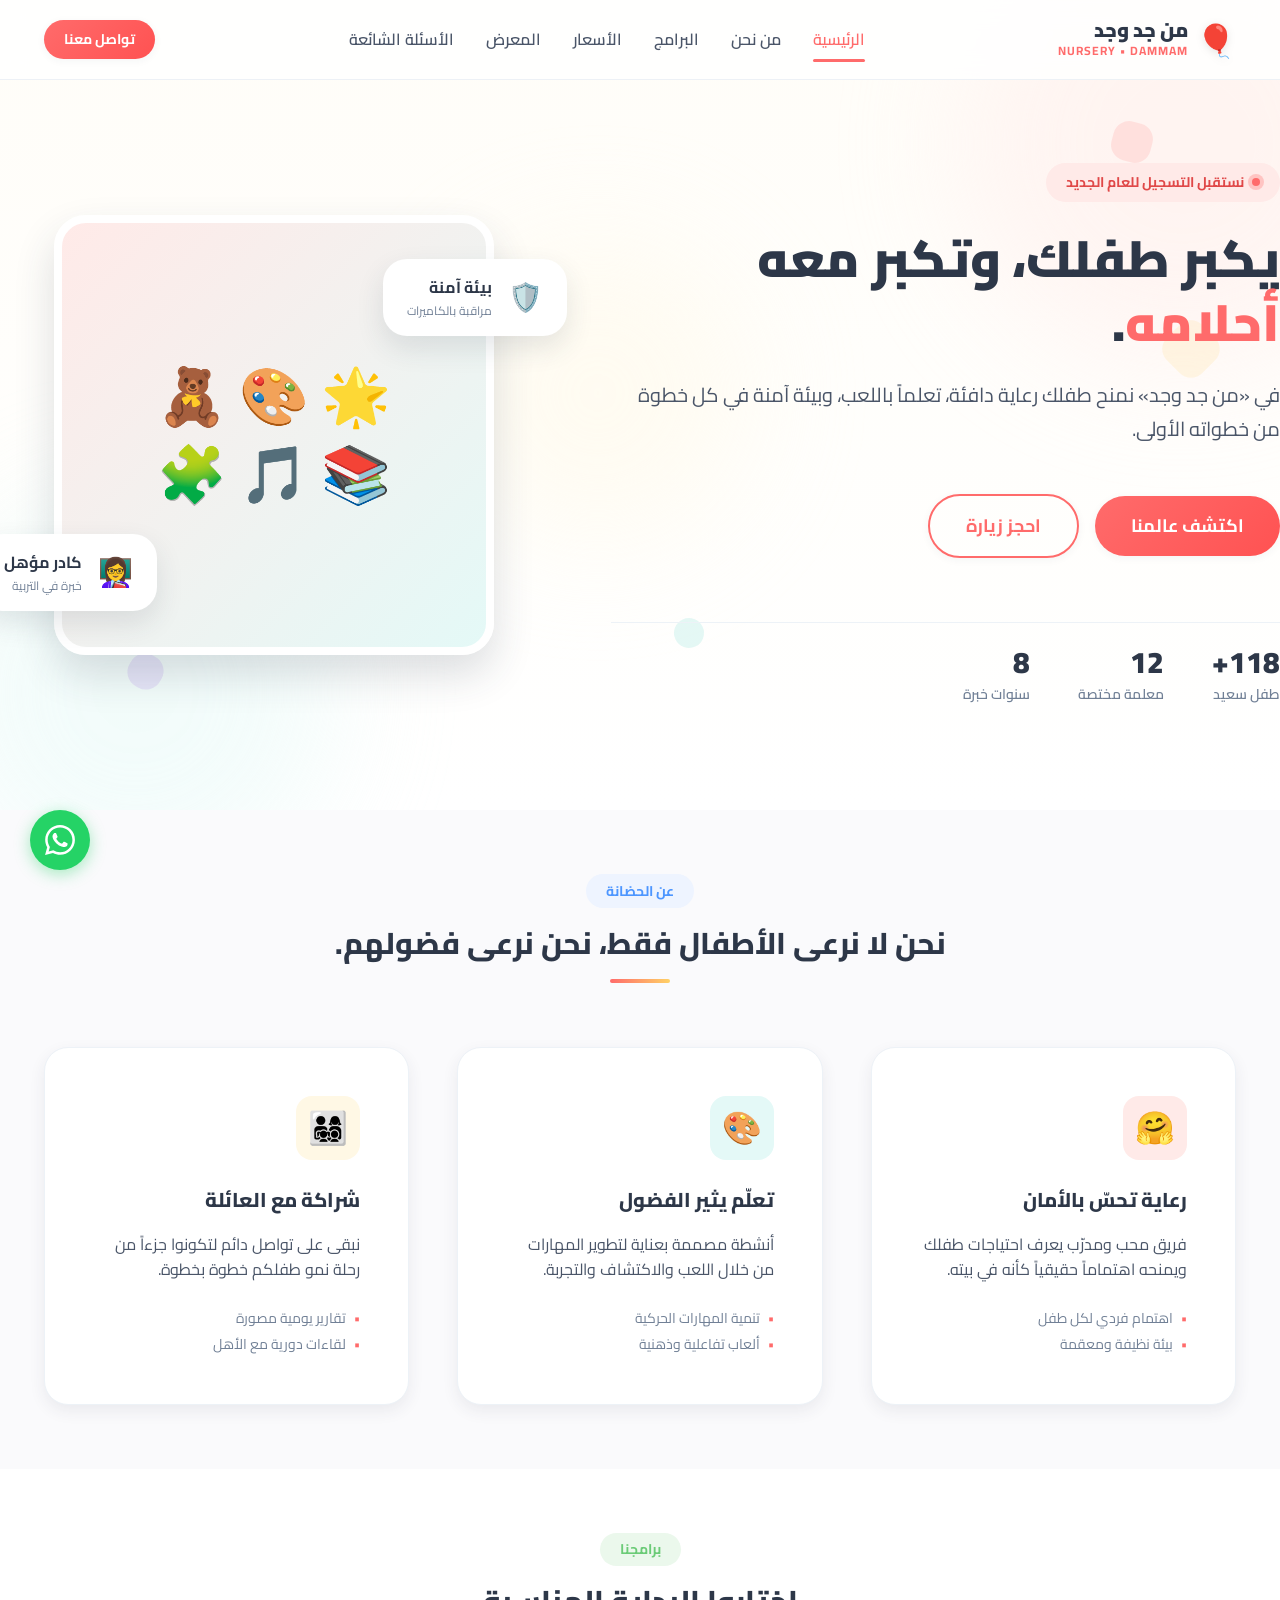
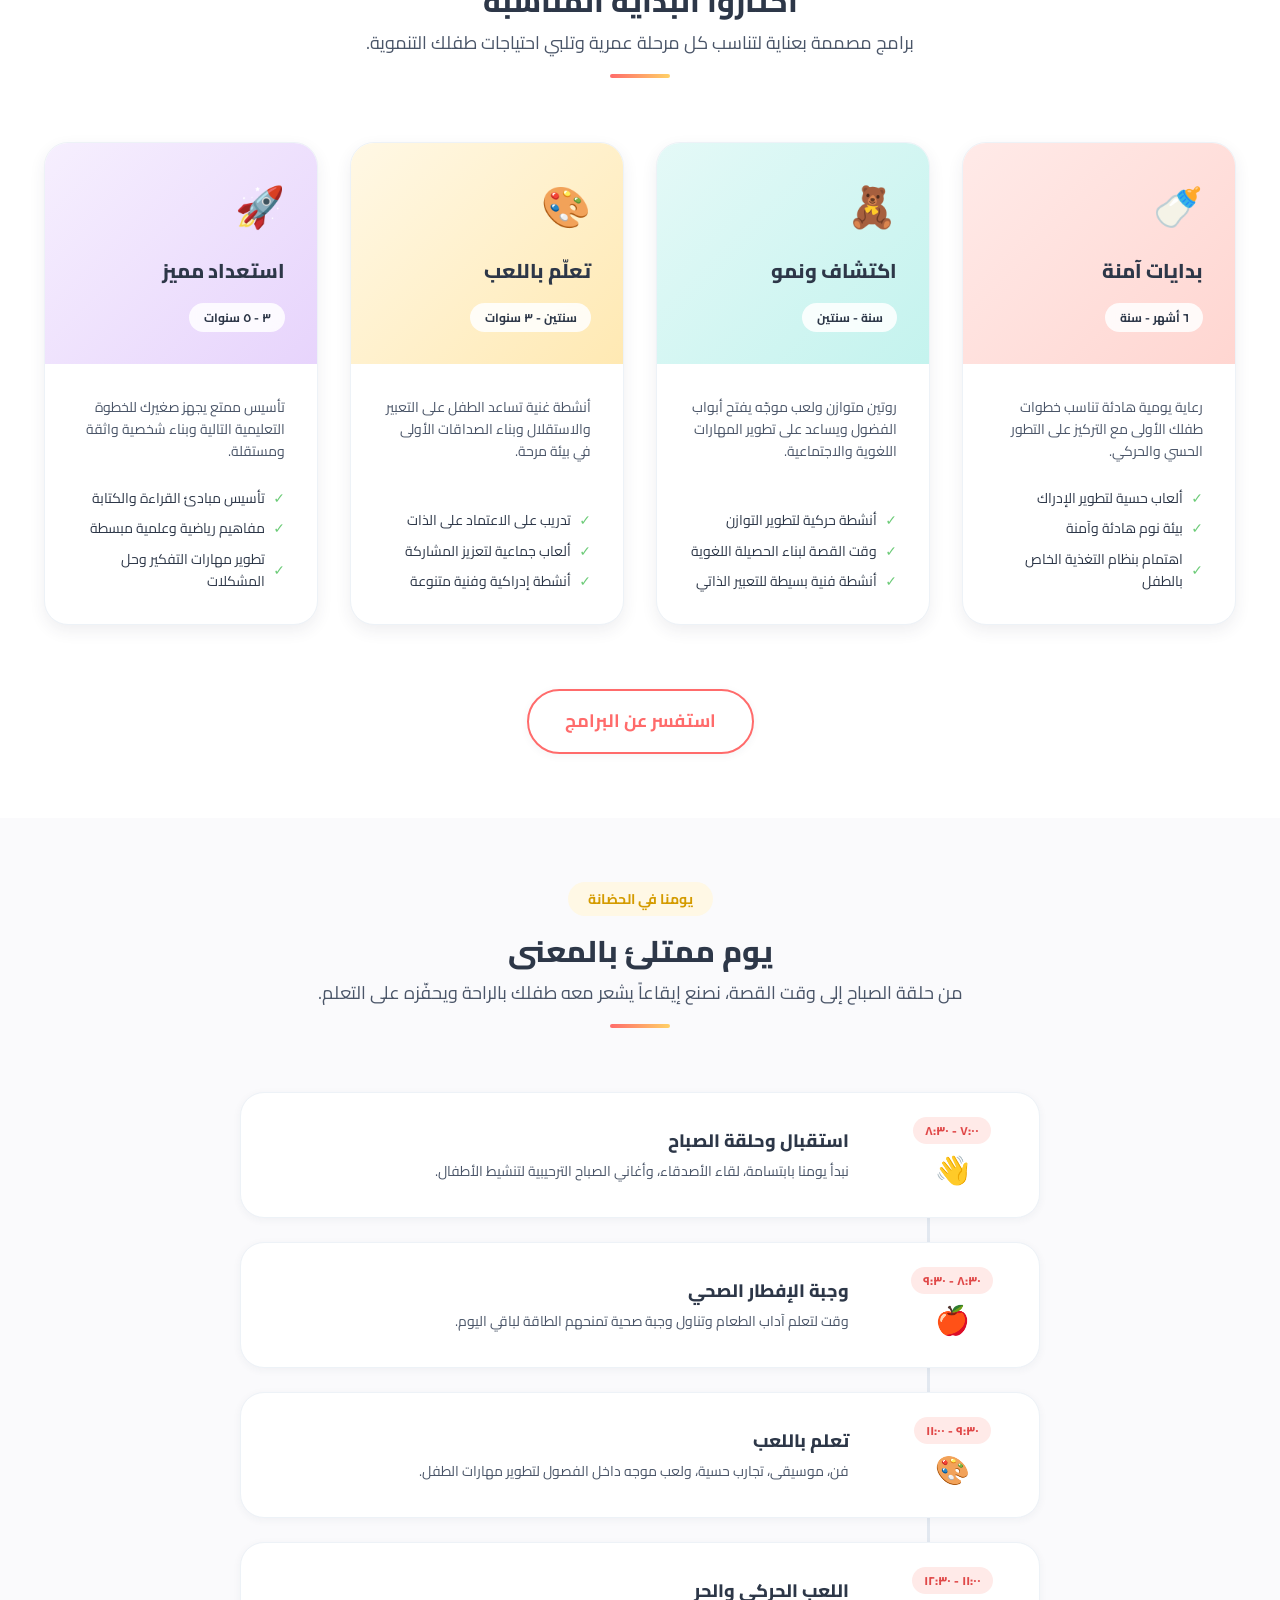
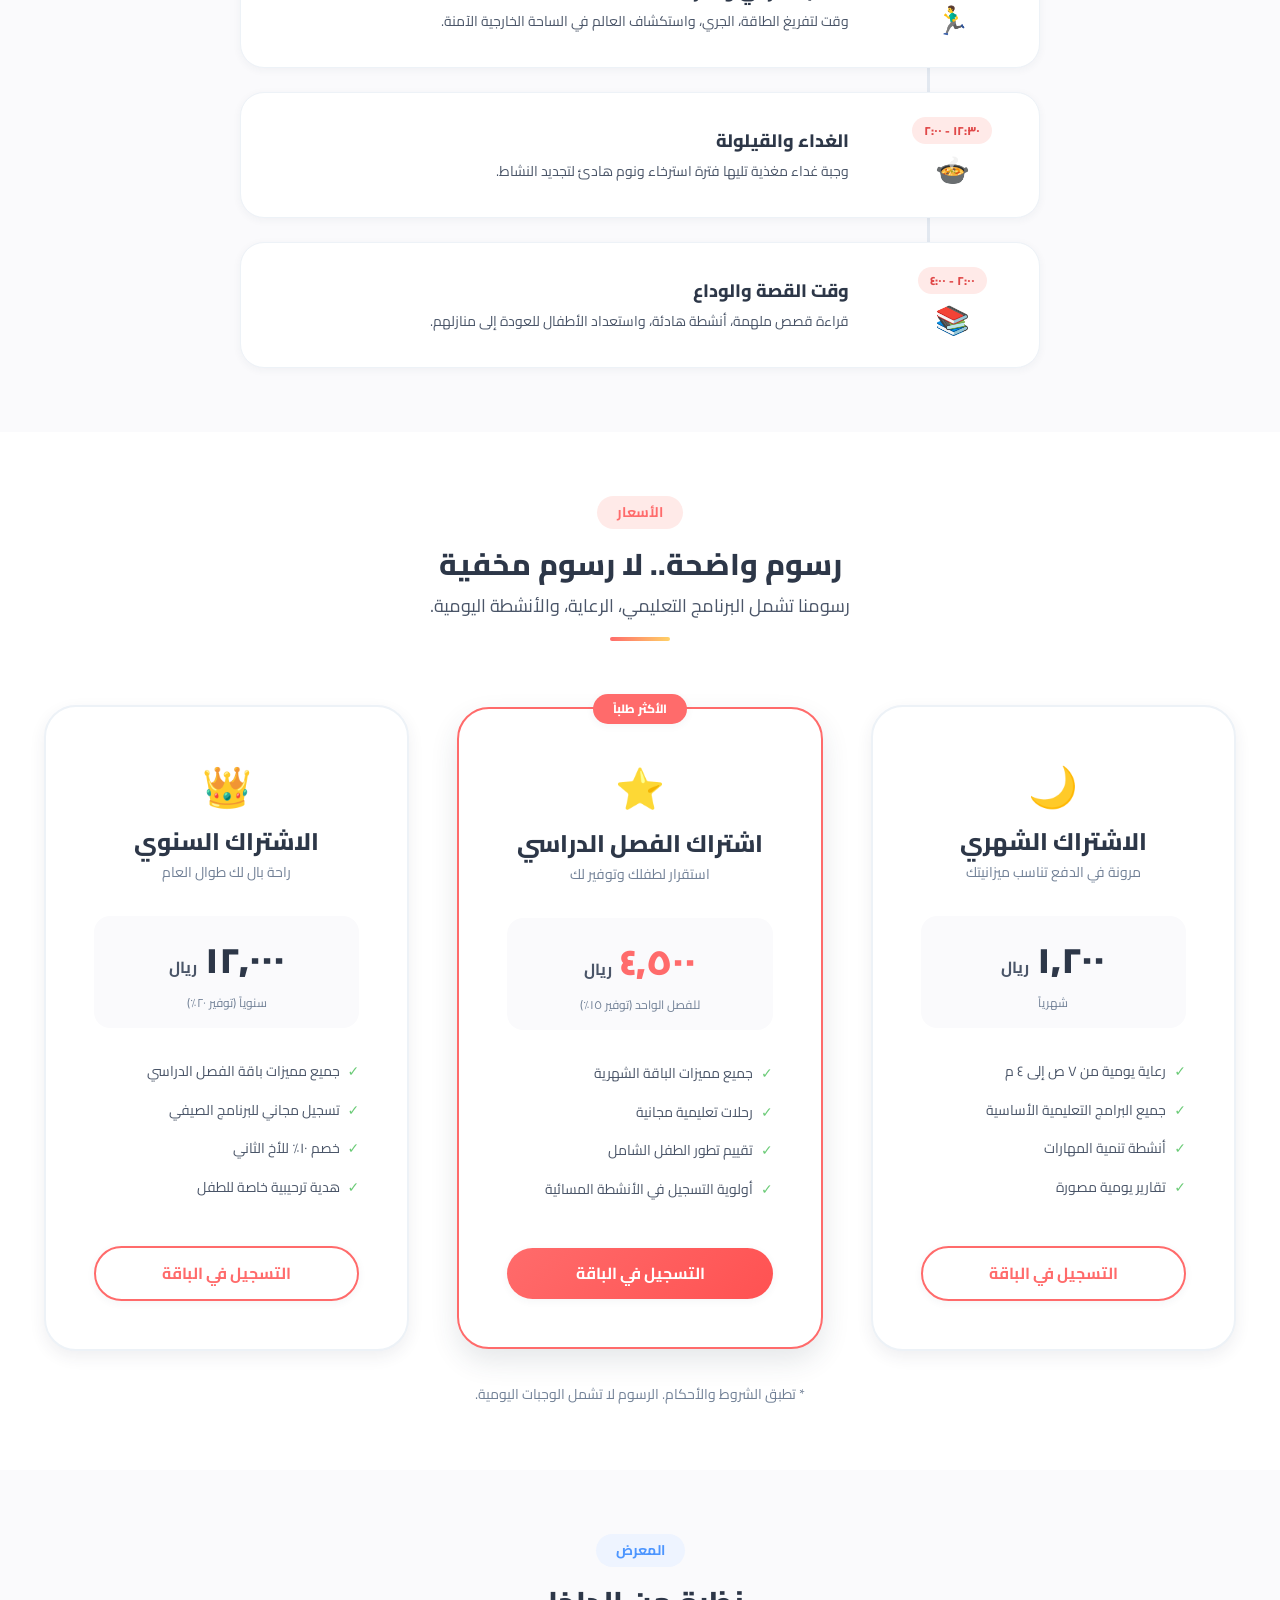
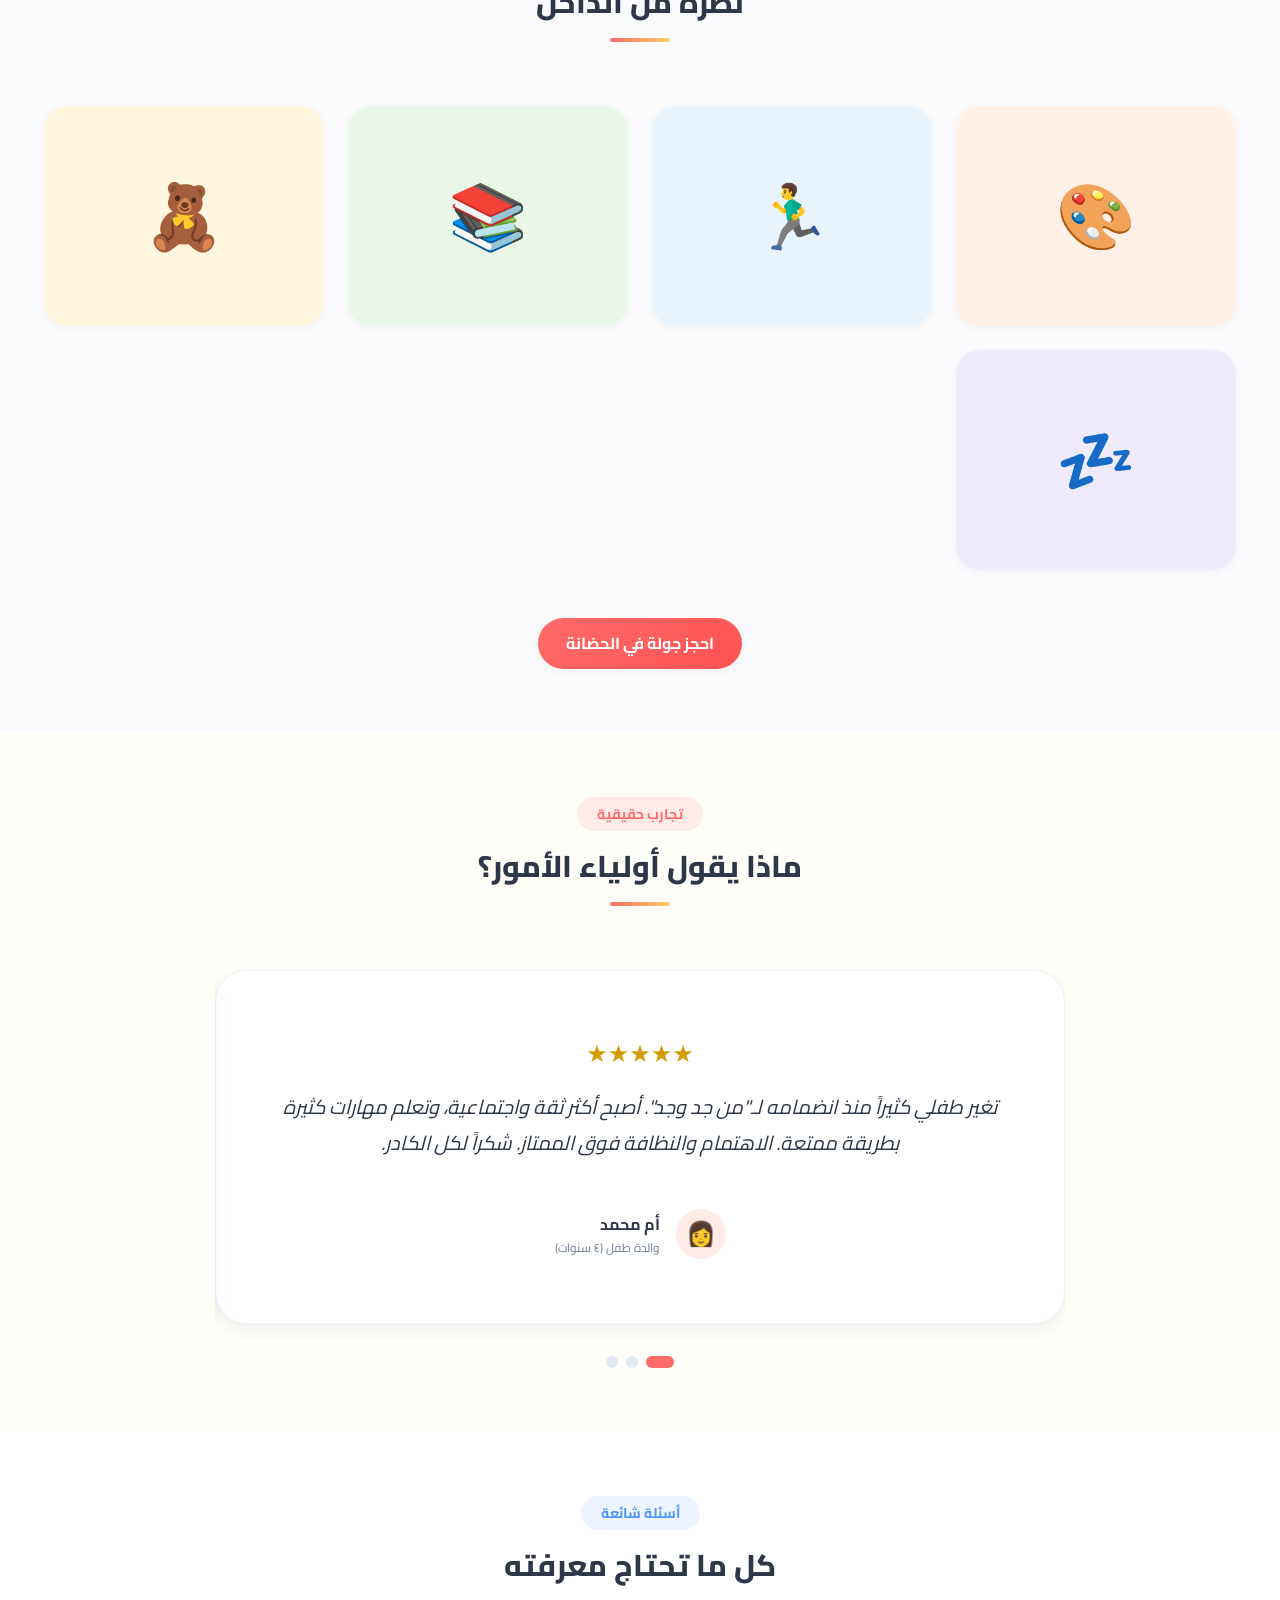
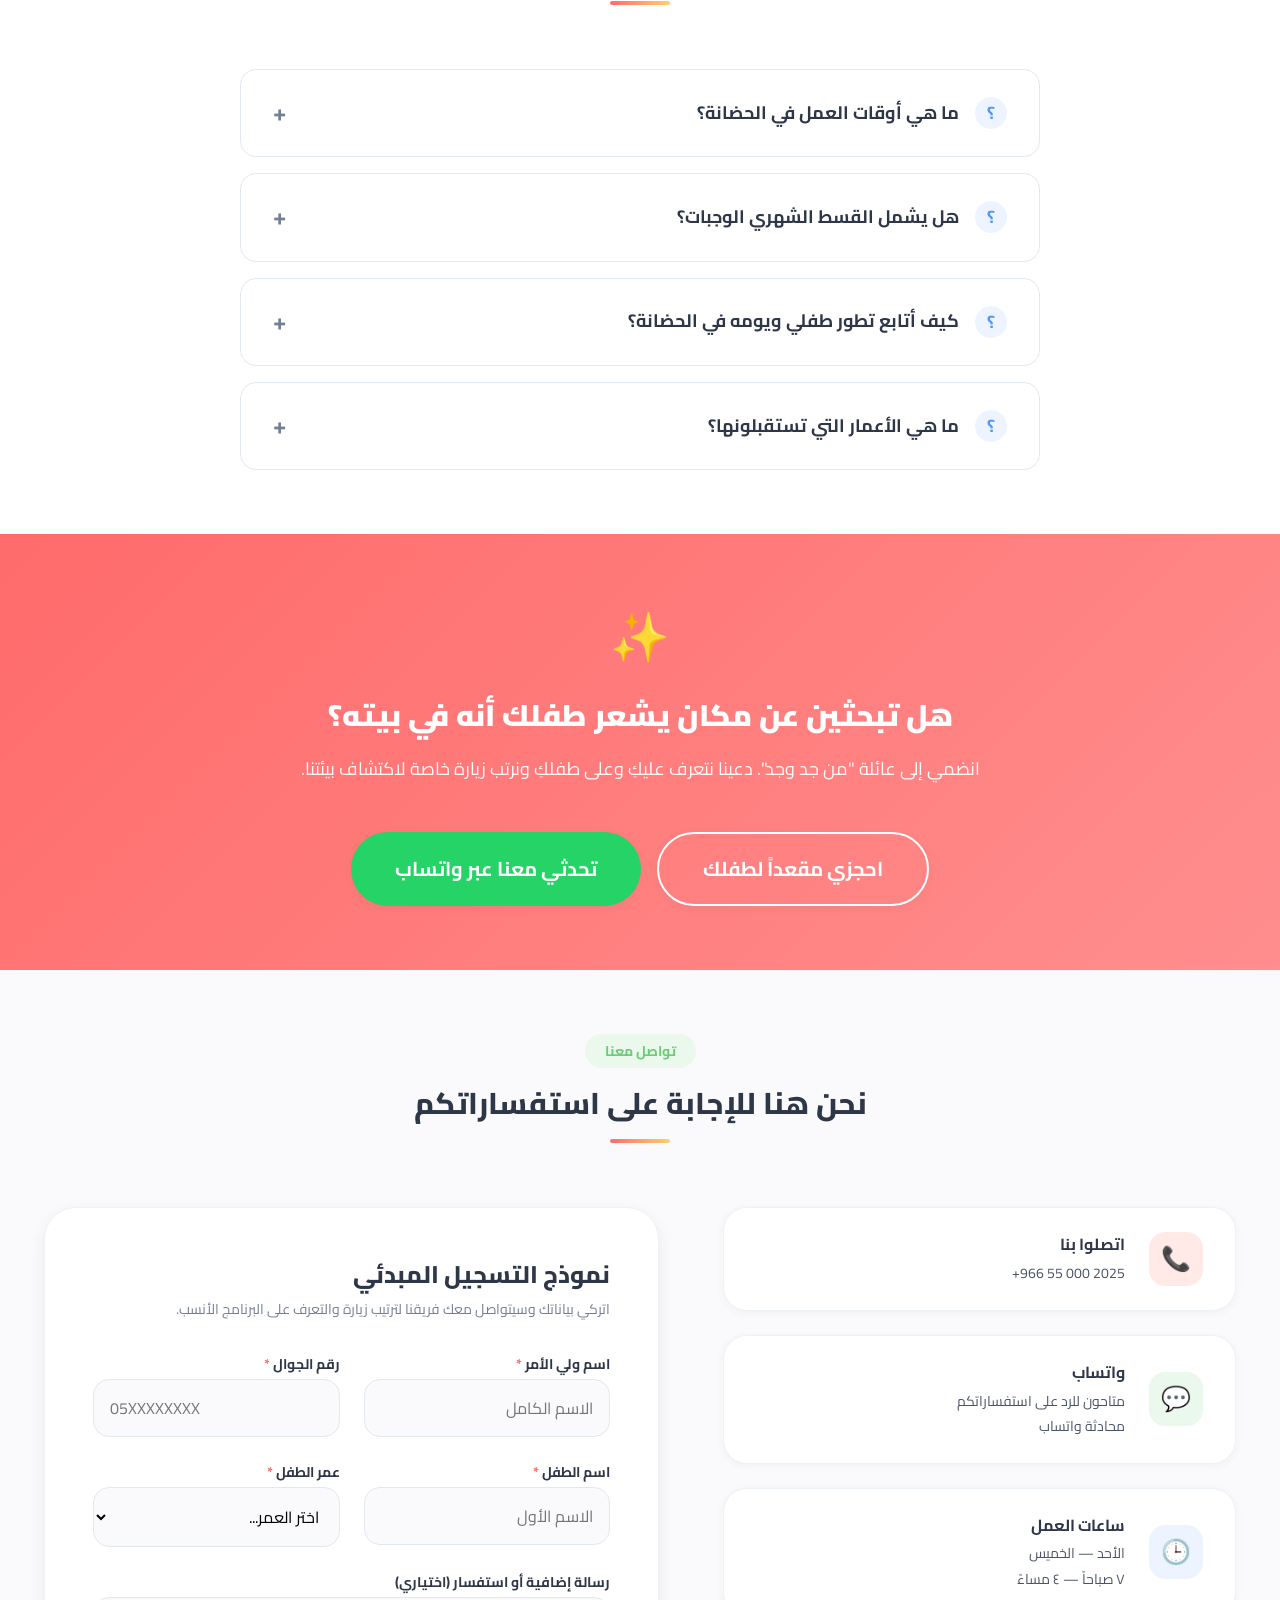
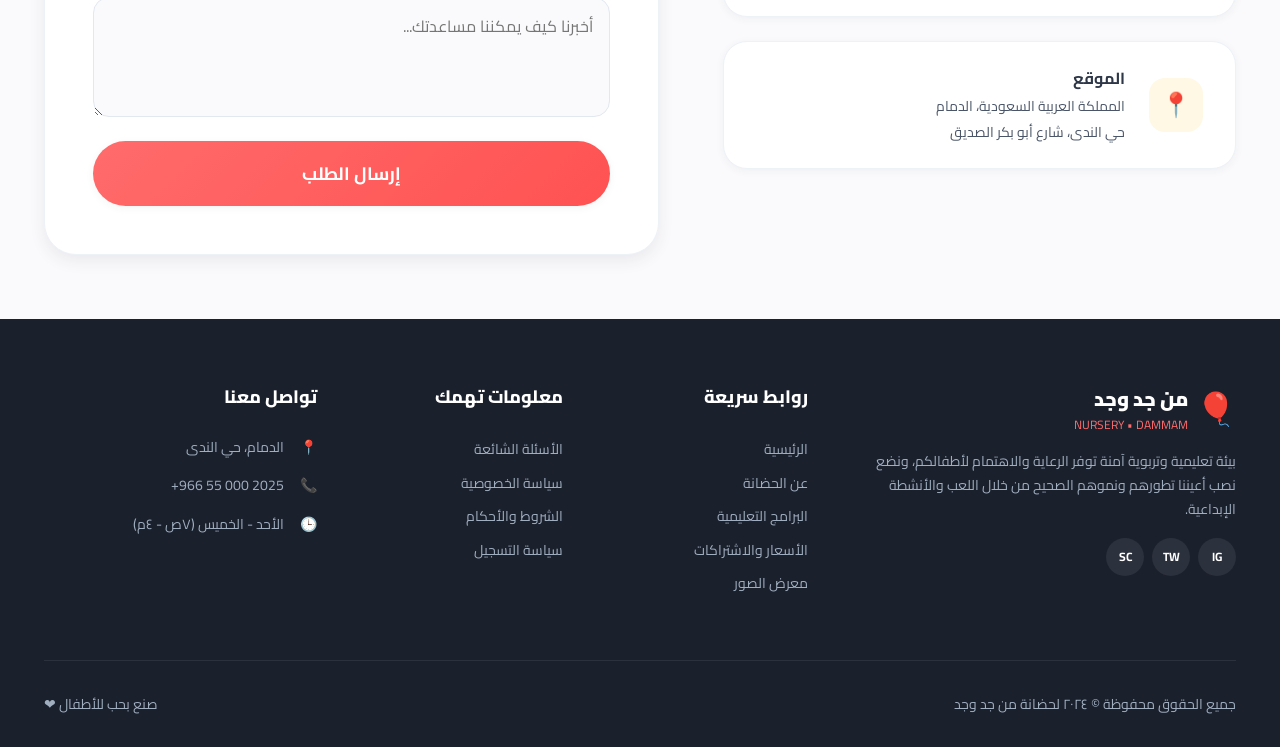
<file: index.html>
<!DOCTYPE html>
<html lang="ar" dir="rtl">

<head>
    <meta charset="UTF-8">
    <meta name="viewport" content="width=device-width, initial-scale=1.0">
    <title>من جد وجد | حضانة أطفال موثوقة في الدمام</title>
    <meta name="description"
        content="في حضانة «من جد وجد» في الدمام نمنح طفلك رعاية دافئة، تعلماً باللعب، وبيئة آمنة في كل خطوة من خطواته الأولى.">
    <meta name="keywords" content="حضانة, أطفال, الدمام, رعاية أطفال, روضة, تعليم مبكر, من جد وجد">

    <!-- Open Graph Metadata -->
    <meta property="og:title" content="من جد وجد | حضانة أطفال موثوقة في الدمام">
    <meta property="og:description" content="رعاية دافئة، تعلم باللعب، وبيئة آمنة لطفلك.">
    <meta property="og:type" content="website">

    <!-- Google Fonts: Cairo -->
    <link rel="preconnect" href="https://fonts.googleapis.com">
    <link rel="preconnect" href="https://fonts.gstatic.com" crossorigin>
    <link href="https://fonts.googleapis.com/css2?family=Cairo:wght@300;400;500;600;700;800;900&display=swap"
        rel="stylesheet">

    <!-- Styles -->
    <link rel="stylesheet" href="css/style.css">
</head>

<body>

    <!-- Navbar -->
    <nav class="navbar" id="top">
        <div class="navbar-container">
            <a href="index.html" class="navbar-logo">
                <div class="navbar-logo-icon">🎈</div>
                <div class="navbar-logo-text">
                    <span class="navbar-logo-name">من جد وجد</span>
                    <span class="navbar-logo-sub">NURSERY • DAMMAM</span>
                </div>
            </a>

            <ul class="navbar-nav">
                <li><a href="#hero" class="nav-link active">الرئيسية</a></li>
                <li><a href="#about" class="nav-link">من نحن</a></li>
                <li><a href="#programs" class="nav-link">البرامج</a></li>
                <li><a href="#pricing" class="nav-link">الأسعار</a></li>
                <li><a href="#gallery" class="nav-link">المعرض</a></li>
                <li><a href="#faq" class="nav-link">الأسئلة الشائعة</a></li>
            </ul>

            <div class="navbar-cta">
                <a href="#contact" class="btn btn-primary btn-sm">تواصل معنا</a>
            </div>

            <!-- Hamburger (Mobile) -->
            <button class="hamburger" aria-label="Menu">
                <span class="hamburger-bar"></span>
                <span class="hamburger-bar"></span>
                <span class="hamburger-bar"></span>
            </button>
        </div>
    </nav>

    <!-- Mobile Navigation -->
    <div class="mobile-nav">
        <ul class="mobile-nav-links">
            <li><a href="#hero" class="mobile-nav-link active">🏠 الرئيسية</a></li>
            <li><a href="#about" class="mobile-nav-link">🌟 من نحن</a></li>
            <li><a href="#programs" class="mobile-nav-link">📚 البرامج</a></li>
            <li><a href="#pricing" class="mobile-nav-link">💎 الأسعار</a></li>
            <li><a href="#gallery" class="mobile-nav-link">🖼️ المعرض</a></li>
            <li><a href="#faq" class="mobile-nav-link">❓ الأسئلة الشائعة</a></li>
        </ul>
        <div class="mobile-nav-actions">
            <a href="#contact" class="btn btn-primary" style="width: 100%;">تواصل معنا</a>
            <a href="#" class="btn btn-whatsapp whatsapp-link" style="width: 100%;">واتساب</a>
        </div>
    </div>

    <!-- Hero Section -->
    <section class="hero" id="hero">
        <div class="hero-bg">
            <div class="hero-blob hero-blob-1"></div>
            <div class="hero-blob hero-blob-2"></div>
            <div class="hero-blob hero-blob-3"></div>
        </div>

        <div class="hero-shapes">
            <div class="shape shape-1"></div>
            <div class="shape shape-2"></div>
            <div class="shape shape-3"></div>
            <div class="shape shape-4"></div>
        </div>

        <div class="hero-container">
            <div class="hero-content animate-from-right">
                <div class="hero-badge">
                    <span class="hero-badge-dot"></span>
                    نستقبل التسجيل للعام الجديد
                </div>
                <h1 class="hero-title">
                    يكبر طفلك، وتكبر معه <span class="highlight">أحلامه</span>.
                </h1>
                <p class="hero-subtitle">
                    في «من جد وجد» نمنح طفلك رعاية دافئة، تعلماً باللعب، وبيئة آمنة في كل خطوة من خطواته الأولى.
                </p>
                <div class="hero-actions">
                    <a href="#about" class="btn btn-primary btn-lg">اكتشف عالمنا</a>
                    <a href="#contact" class="btn btn-outline btn-lg">احجز زيارة</a>
                </div>

                <div class="hero-stats">
                    <div class="hero-stat">
                        <span class="hero-stat-number"><span class="counter" data-target="150">0</span>+</span>
                        <span class="hero-stat-label">طفل سعيد</span>
                    </div>
                    <div class="hero-stat">
                        <span class="hero-stat-number"><span class="counter" data-target="15">0</span></span>
                        <span class="hero-stat-label">معلمة مختصة</span>
                    </div>
                    <div class="hero-stat">
                        <span class="hero-stat-number"><span class="counter" data-target="10">0</span></span>
                        <span class="hero-stat-label">سنوات خبرة</span>
                    </div>
                </div>
            </div>

            <div class="hero-image animate-from-left">
                <div class="hero-image-main">
                    <div class="hero-placeholder-emojis">
                        🌟 🎨 🧸<br>📚 🎵 🧩
                    </div>
                </div>
                <div class="hero-float-card hero-float-card-1">
                    <div class="hero-float-card-icon">🛡️</div>
                    <div class="hero-float-card-text">
                        <strong>بيئة آمنة</strong>
                        <span>مراقبة بالكاميرات</span>
                    </div>
                </div>
                <div class="hero-float-card hero-float-card-2">
                    <div class="hero-float-card-icon">👩‍🏫</div>
                    <div class="hero-float-card-text">
                        <strong>كادر مؤهل</strong>
                        <span>خبرة في التربية</span>
                    </div>
                </div>
            </div>
        </div>
    </section>

    <!-- Why Choose Us -->
    <section class="section section-alt" id="about">
        <div class="container">
            <div class="section-header animate-on-scroll">
                <div class="section-tag blue">عن الحضانة</div>
                <h2 class="section-title">نحن لا نرعى الأطفال فقط، نحن نرعى فضولهم.</h2>
                <div class="section-divider"></div>
            </div>

            <div class="features-grid">
                <div class="feature-card animate-on-scroll animate-delay-1">
                    <div class="feature-icon" style="background: var(--primary-soft); color: var(--primary-dark);">🤗
                    </div>
                    <h3 class="feature-title">رعاية تحسّ بالأمان</h3>
                    <p class="feature-desc">فريق محب ومدرّب يعرف احتياجات طفلك ويمنحه اهتماماً حقيقياً كأنه في بيته.</p>
                    <div class="feature-list">
                        <div class="feature-list-item">اهتمام فردي لكل طفل</div>
                        <div class="feature-list-item">بيئة نظيفة ومعقمة</div>
                    </div>
                </div>

                <div class="feature-card animate-on-scroll animate-delay-2">
                    <div class="feature-icon" style="background: var(--secondary-soft); color: var(--secondary-dark);">
                        🎨</div>
                    <h3 class="feature-title">تعلّم يثير الفضول</h3>
                    <p class="feature-desc">أنشطة مصممة بعناية لتطوير المهارات من خلال اللعب والاكتشاف والتجربة.</p>
                    <div class="feature-list">
                        <div class="feature-list-item">تنمية المهارات الحركية</div>
                        <div class="feature-list-item">ألعاب تفاعلية وذهنية</div>
                    </div>
                </div>

                <div class="feature-card animate-on-scroll animate-delay-3">
                    <div class="feature-icon" style="background: var(--accent-soft); color: var(--accent-dark);">
                        👨‍👩‍👧‍👦</div>
                    <h3 class="feature-title">شراكة مع العائلة</h3>
                    <p class="feature-desc">نبقى على تواصل دائم لتكونوا جزءاً من رحلة نمو طفلكم خطوة بخطوة.</p>
                    <div class="feature-list">
                        <div class="feature-list-item">تقارير يومية مصورة</div>
                        <div class="feature-list-item">لقاءات دورية مع الأهل</div>
                    </div>
                </div>
            </div>
        </div>
    </section>

    <!-- Programs Preview -->
    <section class="section" id="programs">
        <div class="container">
            <div class="section-header animate-on-scroll">
                <div class="section-tag green">برامجنا</div>
                <h2 class="section-title">اختاروا البداية المناسبة</h2>
                <p class="section-subtitle">برامج مصممة بعناية لتناسب كل مرحلة عمرية وتلبي احتياجات طفلك التنموية.</p>
                <div class="section-divider"></div>
            </div>

            <div class="programs-grid">
                <!-- Program 1 -->
                <div class="program-card p1 animate-on-scroll animate-delay-1">
                    <div class="program-header">
                        <div class="program-icon">🍼</div>
                        <div class="program-header-info">
                            <h3 class="program-name">بدايات آمنة</h3>
                        </div>
                        <div class="program-age-badge">٦ أشهر - سنة</div>
                    </div>
                    <div class="program-body">
                        <p class="program-desc">رعاية يومية هادئة تناسب خطوات طفلك الأولى مع التركيز على التطور الحسي
                            والحركي.</p>
                        <div class="program-features">
                            <div class="program-feature"><span class="check-icon">✓</span> ألعاب حسية لتطوير الإدراك
                            </div>
                            <div class="program-feature"><span class="check-icon">✓</span> بيئة نوم هادئة وآمنة</div>
                            <div class="program-feature"><span class="check-icon">✓</span> اهتمام بنظام التغذية الخاص
                                بالطفل</div>
                        </div>
                    </div>
                </div>

                <!-- Program 2 -->
                <div class="program-card p2 animate-on-scroll animate-delay-2">
                    <div class="program-header">
                        <div class="program-icon">🧸</div>
                        <div class="program-header-info">
                            <h3 class="program-name">اكتشاف ونمو</h3>
                        </div>
                        <div class="program-age-badge">سنة - سنتين</div>
                    </div>
                    <div class="program-body">
                        <p class="program-desc">روتين متوازن ولعب موجّه يفتح أبواب الفضول ويساعد على تطوير المهارات
                            اللغوية والاجتماعية.</p>
                        <div class="program-features">
                            <div class="program-feature"><span class="check-icon">✓</span> أنشطة حركية لتطوير التوازن
                            </div>
                            <div class="program-feature"><span class="check-icon">✓</span> وقت القصة لبناء الحصيلة
                                اللغوية</div>
                            <div class="program-feature"><span class="check-icon">✓</span> أنشطة فنية بسيطة للتعبير
                                الذاتي</div>
                        </div>
                    </div>
                </div>

                <!-- Program 3 -->
                <div class="program-card p3 animate-on-scroll animate-delay-1">
                    <div class="program-header">
                        <div class="program-icon">🎨</div>
                        <div class="program-header-info">
                            <h3 class="program-name">تعلّم باللعب</h3>
                        </div>
                        <div class="program-age-badge">سنتين - ٣ سنوات</div>
                    </div>
                    <div class="program-body">
                        <p class="program-desc">أنشطة غنية تساعد الطفل على التعبير والاستقلال وبناء الصداقات الأولى في
                            بيئة مرحة.</p>
                        <div class="program-features">
                            <div class="program-feature"><span class="check-icon">✓</span> تدريب على الاعتماد على الذات
                            </div>
                            <div class="program-feature"><span class="check-icon">✓</span> ألعاب جماعية لتعزيز المشاركة
                            </div>
                            <div class="program-feature"><span class="check-icon">✓</span> أنشطة إدراكية وفنية متنوعة
                            </div>
                        </div>
                    </div>
                </div>

                <!-- Program 4 -->
                <div class="program-card p4 animate-on-scroll animate-delay-2">
                    <div class="program-header">
                        <div class="program-icon">🚀</div>
                        <div class="program-header-info">
                            <h3 class="program-name">استعداد مميز</h3>
                        </div>
                        <div class="program-age-badge">٣ - ٥ سنوات</div>
                    </div>
                    <div class="program-body">
                        <p class="program-desc">تأسيس ممتع يجهز صغيرك للخطوة التعليمية التالية وبناء شخصية واثقة
                            ومستقلة.</p>
                        <div class="program-features">
                            <div class="program-feature"><span class="check-icon">✓</span> تأسيس مبادئ القراءة والكتابة
                            </div>
                            <div class="program-feature"><span class="check-icon">✓</span> مفاهيم رياضية وعلمية مبسطة
                            </div>
                            <div class="program-feature"><span class="check-icon">✓</span> تطوير مهارات التفكير وحل
                                المشكلات</div>
                        </div>
                    </div>
                </div>
            </div>

            <div class="text-center" style="margin-top: var(--space-3xl);">
                <a href="#contact" class="btn btn-outline btn-lg">استفسر عن البرامج</a>
            </div>
        </div>
    </section>

    <!-- Daily Activities Timeline -->
    <section class="section section-alt">
        <div class="container">
            <div class="section-header animate-on-scroll">
                <div class="section-tag yellow">يومنا في الحضانة</div>
                <h2 class="section-title">يوم ممتلئ بالمعنى</h2>
                <p class="section-subtitle">من حلقة الصباح إلى وقت القصة، نصنع إيقاعاً يشعر معه طفلك بالراحة ويحفّزه على
                    التعلم.</p>
                <div class="section-divider"></div>
            </div>

            <div class="activities-container">
                <div class="activities-list">

                    <div class="activity-item animate-on-scroll">
                        <div class="activity-time-col">
                            <div class="activity-time-badge">٧:٠٠ - ٨:٣٠</div>
                            <span class="activity-emoji">👋</span>
                        </div>
                        <div class="activity-info">
                            <h4 class="activity-title">استقبال وحلقة الصباح</h4>
                            <p class="activity-desc">نبدأ يومنا بابتسامة، لقاء الأصدقاء، وأغاني الصباح الترحيبية لتنشيط
                                الأطفال.</p>
                        </div>
                    </div>

                    <div class="activity-item animate-on-scroll">
                        <div class="activity-time-col">
                            <div class="activity-time-badge">٨:٣٠ - ٩:٣٠</div>
                            <span class="activity-emoji">🍎</span>
                        </div>
                        <div class="activity-info">
                            <h4 class="activity-title">وجبة الإفطار الصحي</h4>
                            <p class="activity-desc">وقت لتعلم آداب الطعام وتناول وجبة صحية تمنحهم الطاقة لباقي اليوم.
                            </p>
                        </div>
                    </div>

                    <div class="activity-item animate-on-scroll">
                        <div class="activity-time-col">
                            <div class="activity-time-badge">٩:٣٠ - ١١:٠٠</div>
                            <span class="activity-emoji">🎨</span>
                        </div>
                        <div class="activity-info">
                            <h4 class="activity-title">تعلم باللعب</h4>
                            <p class="activity-desc">فن، موسيقى، تجارب حسية، ولعب موجه داخل الفصول لتطوير مهارات الطفل.
                            </p>
                        </div>
                    </div>

                    <div class="activity-item animate-on-scroll">
                        <div class="activity-time-col">
                            <div class="activity-time-badge">١١:٠٠ - ١٢:٣٠</div>
                            <span class="activity-emoji">🏃‍♂️</span>
                        </div>
                        <div class="activity-info">
                            <h4 class="activity-title">اللعب الحركي والحر</h4>
                            <p class="activity-desc">وقت لتفريغ الطاقة، الجري، واستكشاف العالم في الساحة الخارجية
                                الآمنة.</p>
                        </div>
                    </div>

                    <div class="activity-item animate-on-scroll">
                        <div class="activity-time-col">
                            <div class="activity-time-badge">١٢:٣٠ - ٢:٠٠</div>
                            <span class="activity-emoji">🍲</span>
                        </div>
                        <div class="activity-info">
                            <h4 class="activity-title">الغداء والقيلولة</h4>
                            <p class="activity-desc">وجبة غداء مغذية تليها فترة استرخاء ونوم هادئ لتجديد النشاط.</p>
                        </div>
                    </div>

                    <div class="activity-item animate-on-scroll">
                        <div class="activity-time-col">
                            <div class="activity-time-badge">٢:٠٠ - ٤:٠٠</div>
                            <span class="activity-emoji">📚</span>
                        </div>
                        <div class="activity-info">
                            <h4 class="activity-title">وقت القصة والوداع</h4>
                            <p class="activity-desc">قراءة قصص ملهمة، أنشطة هادئة، واستعداد الأطفال للعودة إلى منازلهم.
                            </p>
                        </div>
                    </div>

                </div>
            </div>
        </div>
    </section>

    <!-- Pricing Section -->
    <section class="section" id="pricing">
        <div class="container">
            <div class="section-header animate-on-scroll">
                <div class="section-tag primary">الأسعار</div>
                <h2 class="section-title">رسوم واضحة.. لا رسوم مخفية</h2>
                <p class="section-subtitle">رسومنا تشمل البرنامج التعليمي، الرعاية، والأنشطة اليومية.</p>
                <div class="section-divider"></div>
            </div>

            <div class="pricing-grid">
                <!-- Monthly Plan -->
                <div class="pricing-card animate-on-scroll animate-delay-1">
                    <div class="pricing-header">
                        <span class="pricing-icon">🌙</span>
                        <h3 class="pricing-plan-name">الاشتراك الشهري</h3>
                        <p class="pricing-plan-desc">مرونة في الدفع تناسب ميزانيتك</p>
                    </div>
                    <div class="pricing-price">
                        <span class="pricing-price-amount">١,٢٠٠</span>
                        <span class="pricing-price-currency">ريال</span>
                        <span class="pricing-price-period">شهرياً</span>
                    </div>
                    <div class="pricing-features">
                        <div class="pricing-feature"><span class="pricing-feature-icon check">✓</span> رعاية يومية من ٧
                            ص إلى ٤ م</div>
                        <div class="pricing-feature"><span class="pricing-feature-icon check">✓</span> جميع البرامج
                            التعليمية الأساسية</div>
                        <div class="pricing-feature"><span class="pricing-feature-icon check">✓</span> أنشطة تنمية
                            المهارات</div>
                        <div class="pricing-feature"><span class="pricing-feature-icon check">✓</span> تقارير يومية
                            مصورة</div>
                    </div>
                    <a href="#contact" class="btn btn-outline" style="width: 100%;">التسجيل في الباقة</a>
                </div>

                <!-- Term Plan (Popular) -->
                <div class="pricing-card popular animate-on-scroll animate-delay-2">
                    <div class="pricing-badge">الأكثر طلباً</div>
                    <div class="pricing-header">
                        <span class="pricing-icon">⭐</span>
                        <h3 class="pricing-plan-name">اشتراك الفصل الدراسي</h3>
                        <p class="pricing-plan-desc">استقرار لطفلك وتوفير لك</p>
                    </div>
                    <div class="pricing-price">
                        <span class="pricing-price-amount highlighted">٤,٥٠٠</span>
                        <span class="pricing-price-currency">ريال</span>
                        <span class="pricing-price-period">للفصل الواحد (توفير ١٥٪)</span>
                    </div>
                    <div class="pricing-features">
                        <div class="pricing-feature"><span class="pricing-feature-icon check">✓</span> جميع مميزات
                            الباقة الشهرية</div>
                        <div class="pricing-feature"><span class="pricing-feature-icon check">✓</span> رحلات تعليمية
                            مجانية</div>
                        <div class="pricing-feature"><span class="pricing-feature-icon check">✓</span> تقييم تطور الطفل
                            الشامل</div>
                        <div class="pricing-feature"><span class="pricing-feature-icon check">✓</span> أولوية التسجيل في
                            الأنشطة المسائية</div>
                    </div>
                    <a href="#contact" class="btn btn-primary" style="width: 100%;">التسجيل في الباقة</a>
                </div>

                <!-- Annual Plan -->
                <div class="pricing-card animate-on-scroll animate-delay-3">
                    <div class="pricing-header">
                        <span class="pricing-icon">👑</span>
                        <h3 class="pricing-plan-name">الاشتراك السنوي</h3>
                        <p class="pricing-plan-desc">راحة بال لك طوال العام</p>
                    </div>
                    <div class="pricing-price">
                        <span class="pricing-price-amount">١٢,٠٠٠</span>
                        <span class="pricing-price-currency">ريال</span>
                        <span class="pricing-price-period">سنوياً (توفير ٢٠٪)</span>
                    </div>
                    <div class="pricing-features">
                        <div class="pricing-feature"><span class="pricing-feature-icon check">✓</span> جميع مميزات باقة
                            الفصل الدراسي</div>
                        <div class="pricing-feature"><span class="pricing-feature-icon check">✓</span> تسجيل مجاني
                            للبرنامج الصيفي</div>
                        <div class="pricing-feature"><span class="pricing-feature-icon check">✓</span> خصم ١٠٪ للأخ
                            الثاني</div>
                        <div class="pricing-feature"><span class="pricing-feature-icon check">✓</span> هدية ترحيبية خاصة
                            للطفل</div>
                    </div>
                    <a href="#contact" class="btn btn-outline" style="width: 100%;">التسجيل في الباقة</a>
                </div>
            </div>

            <p class="text-center"
                style="margin-top: var(--space-xl); color: var(--text-muted); font-size: var(--text-sm);">
                * تطبق الشروط والأحكام. الرسوم لا تشمل الوجبات اليومية.
            </p>
        </div>
    </section>

    <!-- Gallery Preview -->
    <section class="section section-alt" id="gallery">
        <div class="container">
            <div class="section-header animate-on-scroll">
                <div class="section-tag blue">المعرض</div>
                <h2 class="section-title">نظرة من الداخل</h2>
                <div class="section-divider"></div>
            </div>

            <div class="gallery-grid">
                <div class="gallery-item animate-on-scroll animate-delay-1" data-category="classrooms">
                    <div class="gallery-item-placeholder" style="background: #FEF0E6;">🎨</div>
                    <div class="gallery-overlay">
                        <span class="gallery-overlay-text">فصول الأنشطة والفنون</span>
                    </div>
                    <div class="gallery-zoom-icon">🔍</div>
                </div>
                <div class="gallery-item animate-on-scroll animate-delay-2" data-category="play">
                    <div class="gallery-item-placeholder" style="background: #E8F3FB;">🏃‍♂️</div>
                    <div class="gallery-overlay">
                        <span class="gallery-overlay-text">ساحة اللعب الخارجية</span>
                    </div>
                    <div class="gallery-zoom-icon">🔍</div>
                </div>
                <div class="gallery-item animate-on-scroll animate-delay-3" data-category="classrooms">
                    <div class="gallery-item-placeholder" style="background: #EAF7E8;">📚</div>
                    <div class="gallery-overlay">
                        <span class="gallery-overlay-text">ركن القراءة</span>
                    </div>
                    <div class="gallery-zoom-icon">🔍</div>
                </div>
                <div class="gallery-item animate-on-scroll animate-delay-1" data-category="activities">
                    <div class="gallery-item-placeholder" style="background: #FDF6DC;">🧸</div>
                    <div class="gallery-overlay">
                        <span class="gallery-overlay-text">ألعاب تنمية المهارات</span>
                    </div>
                    <div class="gallery-zoom-icon">🔍</div>
                </div>
                <div class="gallery-item animate-on-scroll animate-delay-2" data-category="activities">
                    <div class="gallery-item-placeholder" style="background: #F0EBFC;">💤</div>
                    <div class="gallery-overlay">
                        <span class="gallery-overlay-text">غرفة القيلولة الهادئة</span>
                    </div>
                    <div class="gallery-zoom-icon">🔍</div>
                </div>
            </div>

            <div class="text-center" style="margin-top: var(--space-2xl);">
                <a href="#contact" class="btn btn-primary">احجز جولة في الحضانة</a>
            </div>
        </div>
    </section>

    <!-- Testimonials Section -->
    <section class="section section-warm">
        <div class="container">
            <div class="section-header animate-on-scroll">
                <div class="section-tag primary">تجارب حقيقية</div>
                <h2 class="section-title">ماذا يقول أولياء الأمور؟</h2>
                <div class="section-divider"></div>
            </div>

            <div class="testimonials-slider animate-on-scroll">
                <div class="testimonials-track">
                    <!-- Testimonial 1 -->
                    <div class="testimonial-card">
                        <div class="testimonial-rating">★★★★★</div>
                        <p class="testimonial-text">
                            تغير طفلي كثيراً منذ انضمامه لـ"من جد وجد". أصبح أكثر ثقة واجتماعية، وتعلم مهارات كثيرة
                            بطريقة ممتعة. الاهتمام والنظافة فوق الممتاز. شكراً لكل الكادر.
                        </p>
                        <div class="testimonial-author">
                            <div class="testimonial-avatar">👩</div>
                            <div class="testimonial-author-info">
                                <strong>أم محمد</strong>
                                <span>والدة طفل (٤ سنوات)</span>
                            </div>
                        </div>
                    </div>

                    <!-- Testimonial 2 -->
                    <div class="testimonial-card">
                        <div class="testimonial-rating">★★★★★</div>
                        <p class="testimonial-text">
                            كنت قلقة جداً من ترك ابنتي في حضانة وهي في عمر السنة، لكن طمأنينة الفريق والتحديثات اليومية
                            جعلتني أشعر بالراحة. أرى تطورها اللغوي والحركي يومياً.
                        </p>
                        <div class="testimonial-author">
                            <div class="testimonial-avatar">👩</div>
                            <div class="testimonial-author-info">
                                <strong>أم سارة</strong>
                                <span>والدة طفلة (سنة ونصف)</span>
                            </div>
                        </div>
                    </div>

                    <!-- Testimonial 3 -->
                    <div class="testimonial-card">
                        <div class="testimonial-rating">★★★★★</div>
                        <p class="testimonial-text">
                            البرنامج التعليمي ممتاز ومتوازن جداً بين اللعب والتعلم. الترتيب والنظام في الحضانة ملحوظ،
                            وابني دائماً متحمس للذهاب للحضانة كل صباح.
                        </p>
                        <div class="testimonial-author">
                            <div class="testimonial-avatar">👨</div>
                            <div class="testimonial-author-info">
                                <strong>أبو خالد</strong>
                                <span>والد طفل (٣ سنوات)</span>
                            </div>
                        </div>
                    </div>
                </div>

                <div class="testimonials-controls">
                    <div class="slider-dots"></div>
                </div>
            </div>
        </div>
    </section>

    <!-- FAQ Section -->
    <section class="section" id="faq">
        <div class="container">
            <div class="section-header animate-on-scroll">
                <div class="section-tag blue">أسئلة شائعة</div>
                <h2 class="section-title">كل ما تحتاج معرفته</h2>
                <div class="section-divider"></div>
            </div>

            <div class="faq-list animate-on-scroll">
                <div class="faq-item">
                    <div class="faq-question">
                        <div class="faq-q-icon">؟</div>
                        <div class="faq-q-text">ما هي أوقات العمل في الحضانة؟</div>
                        <div class="faq-toggle">+</div>
                    </div>
                    <div class="faq-answer">
                        <div class="faq-answer-inner">
                            نستقبل الأطفال من يوم الأحد إلى الخميس، من الساعة ٧:٠٠ صباحاً وحتى الساعة ٤:٠٠ عصراً.
                        </div>
                    </div>
                </div>

                <div class="faq-item">
                    <div class="faq-question">
                        <div class="faq-q-icon">؟</div>
                        <div class="faq-q-text">هل يشمل القسط الشهري الوجبات؟</div>
                        <div class="faq-toggle">+</div>
                    </div>
                    <div class="faq-answer">
                        <div class="faq-answer-inner">
                            الرسوم لا تشمل الوجبات. نفضل أن تحضر الأم وجبة طفلها الخاصة لضمان توافقها مع نظامه الغذائي
                            وأي حساسيات قد يعاني منها، مع توفيرنا لمكان نظيف وصحي لتناول الطعام.
                        </div>
                    </div>
                </div>

                <div class="faq-item">
                    <div class="faq-question">
                        <div class="faq-q-icon">؟</div>
                        <div class="faq-q-text">كيف أتابع تطور طفلي ويومه في الحضانة؟</div>
                        <div class="faq-toggle">+</div>
                    </div>
                    <div class="faq-answer">
                        <div class="faq-answer-inner">
                            نقوم بإرسال تحديثات وتقارير يومية مصورة عبر تطبيق مخصص للتواصل مع الأهل، بالإضافة إلى تقارير
                            تقييمية دورية لمستوى تطور الطفل واجتماعات دورية مع المعلمات.
                        </div>
                    </div>
                </div>

                <div class="faq-item">
                    <div class="faq-question">
                        <div class="faq-q-icon">؟</div>
                        <div class="faq-q-text">ما هي الأعمار التي تستقبلونها؟</div>
                        <div class="faq-toggle">+</div>
                    </div>
                    <div class="faq-answer">
                        <div class="faq-answer-inner">
                            نستقبل الأطفال بدءاً من عمر ٦ أشهر وحتى ٥ سنوات، ونوفر برامج مخصصة تناسب كل فئة عمرية
                            واحتياجاتها التنموية.
                        </div>
                    </div>
                </div>
            </div>
        </div>
    </section>

    <!-- CTA Section -->
    <section class="cta-section">
        <div class="container">
            <div class="cta-content animate-on-scroll">
                <span class="cta-emoji">✨</span>
                <h2 class="cta-title">هل تبحثين عن مكان يشعر طفلك أنه في بيته؟</h2>
                <p class="cta-subtitle">
                    انضمي إلى عائلة "من جد وجد". دعينا نتعرف عليكِ وعلى طفلكِ ونرتب زيارة خاصة لاكتشاف بيئتنا.
                </p>
                <div class="cta-actions">
                    <a href="#contact" class="btn btn-outline-white btn-xl">احجزي مقعداً لطفلك</a>
                    <a href="#" class="btn btn-whatsapp btn-xl whatsapp-link">تحدثي معنا عبر واتساب</a>
                </div>
            </div>
        </div>
    </section>

    <!-- Contact Section -->
    <section class="section section-alt" id="contact">
        <div class="container">
            <div class="section-header animate-on-scroll">
                <div class="section-tag green">تواصل معنا</div>
                <h2 class="section-title">نحن هنا للإجابة على استفساراتكم</h2>
                <div class="section-divider"></div>
            </div>

            <div class="contact-grid">
                <!-- Info -->
                <div class="contact-info animate-on-scroll animate-from-right">
                    <div class="contact-card">
                        <div class="contact-card-icon orange">📞</div>
                        <div class="contact-card-content">
                            <strong>اتصلوا بنا</strong>
                            <a href="tel:+966550002025" dir="ltr">+966 55 000 2025</a>
                        </div>
                    </div>

                    <div class="contact-card">
                        <div class="contact-card-icon green">💬</div>
                        <div class="contact-card-content">
                            <strong>واتساب</strong>
                            <span>متاحون للرد على استفساراتكم</span><br>
                            <a href="#" class="whatsapp-link">محادثة واتساب</a>
                        </div>
                    </div>

                    <div class="contact-card">
                        <div class="contact-card-icon blue">🕒</div>
                        <div class="contact-card-content">
                            <strong>ساعات العمل</strong>
                            <span>الأحد — الخميس</span><br>
                            <span>٧ صباحاً — ٤ مساءً</span>
                        </div>
                    </div>

                    <div class="contact-card">
                        <div class="contact-card-icon yellow">📍</div>
                        <div class="contact-card-content">
                            <strong>الموقع</strong>
                            <span>المملكة العربية السعودية، الدمام</span><br>
                            <span>حي الندى، شارع أبو بكر الصديق</span>
                        </div>
                    </div>
                </div>

                <!-- Form -->
                <div class="contact-form-wrapper animate-on-scroll animate-from-left">
                    <h3 class="form-title">نموذج التسجيل المبدئي</h3>
                    <p class="form-subtitle">اتركي بياناتك وسيتواصل معك فريقنا لترتيب زيارة والتعرف على البرنامج الأنسب.
                    </p>

                    <form id="contactForm" novalidate>
                        <div class="form-grid">
                            <div class="form-group">
                                <label class="form-label required">اسم ولي الأمر</label>
                                <input type="text" class="form-input" required placeholder="الاسم الكامل">
                                <span class="form-error">هذا الحقل مطلوب</span>
                            </div>

                            <div class="form-group">
                                <label class="form-label required">رقم الجوال</label>
                                <input type="tel" class="form-input" required placeholder="05XXXXXXXX">
                                <span class="form-error">الرجاء إدخال رقم جوال صحيح</span>
                            </div>

                            <div class="form-group">
                                <label class="form-label required">اسم الطفل</label>
                                <input type="text" class="form-input" required placeholder="الاسم الأول">
                                <span class="form-error">هذا الحقل مطلوب</span>
                            </div>

                            <div class="form-group">
                                <label class="form-label required">عمر الطفل</label>
                                <select class="form-select" required>
                                    <option value="" disabled selected>اختر العمر...</option>
                                    <option value="6-12m">٦ أشهر - سنة</option>
                                    <option value="1-2y">سنة - سنتين</option>
                                    <option value="2-3y">سنتين - ٣ سنوات</option>
                                    <option value="3-5y">٣ سنوات - ٥ سنوات</option>
                                </select>
                                <span class="form-error">الرجاء اختيار عمر الطفل</span>
                            </div>

                            <div class="form-group full">
                                <label class="form-label">رسالة إضافية أو استفسار (اختياري)</label>
                                <textarea class="form-textarea" placeholder="أخبرنا كيف يمكننا مساعدتك..."></textarea>
                            </div>

                            <div class="form-group full">
                                <button type="submit" class="btn btn-primary btn-lg" style="width: 100%;">
                                    إرسال الطلب
                                </button>
                            </div>
                        </div>
                    </form>

                    <!-- Success Message (Hidden by default) -->
                    <div id="formSuccess" class="form-success">
                        <span class="form-success-icon">🎉</span>
                        <h3>تم إرسال طلبك بنجاح!</h3>
                        <p style="color: var(--text-secondary); margin-top: 8px;">
                            شكراً لثقتك بنا. سيتواصل معك فريق القبول والتسجيل في أقرب وقت ممكن.
                        </p>
                    </div>
                </div>
            </div>
        </div>
    </section>

    <!-- Footer -->
    <footer class="footer">
        <div class="container">
            <div class="footer-grid">
                <div class="footer-brand">
                    <a href="index.html" class="footer-logo">
                        <div class="footer-logo-icon">🎈</div>
                        <div>
                            <span class="footer-logo-name">من جد وجد</span>
                            <span class="footer-logo-sub">NURSERY • DAMMAM</span>
                        </div>
                    </a>
                    <p class="footer-desc">
                        بيئة تعليمية وتربوية آمنة توفر الرعاية والاهتمام لأطفالكم، ونضع نصب أعيننا تطورهم ونموهم الصحيح
                        من خلال اللعب والأنشطة الإبداعية.
                    </p>
                    <div class="footer-social">
                        <a href="#" class="footer-social-link" aria-label="Instagram">IG</a>
                        <a href="#" class="footer-social-link" aria-label="Twitter">TW</a>
                        <a href="#" class="footer-social-link" aria-label="Snapchat">SC</a>
                    </div>
                </div>

                <div>
                    <h4 class="footer-col-title">روابط سريعة</h4>
                    <ul class="footer-links">
                        <li><a href="#hero" class="footer-link">الرئيسية</a></li>
                        <li><a href="#about" class="footer-link">عن الحضانة</a></li>
                        <li><a href="#programs" class="footer-link">البرامج التعليمية</a></li>
                        <li><a href="#pricing" class="footer-link">الأسعار والاشتراكات</a></li>
                        <li><a href="#gallery" class="footer-link">معرض الصور</a></li>
                    </ul>
                </div>

                <div>
                    <h4 class="footer-col-title">معلومات تهمك</h4>
                    <ul class="footer-links">
                        <li><a href="#faq" class="footer-link">الأسئلة الشائعة</a></li>
                        <li><a href="#" class="footer-link">سياسة الخصوصية</a></li>
                        <li><a href="#" class="footer-link">الشروط والأحكام</a></li>
                        <li><a href="#" class="footer-link">سياسة التسجيل</a></li>
                    </ul>
                </div>

                <div>
                    <h4 class="footer-col-title">تواصل معنا</h4>
                    <div class="footer-contact-item">
                        <span class="footer-contact-icon">📍</span>
                        <span>الدمام، حي الندى</span>
                    </div>
                    <div class="footer-contact-item">
                        <span class="footer-contact-icon">📞</span>
                        <span dir="ltr">+966 55 000 2025</span>
                    </div>
                    <div class="footer-contact-item">
                        <span class="footer-contact-icon">🕒</span>
                        <span>الأحد - الخميس (٧ص - ٤م)</span>
                    </div>
                </div>
            </div>

            <div class="footer-bottom">
                <div class="footer-copyright">
                    جميع الحقوق محفوظة © ٢٠٢٤ لحضانة من جد وجد
                </div>
                <div class="footer-badge">
                    صنع بحب للأطفال ❤️
                </div>
            </div>
        </div>
    </footer>

    <!-- Floating Elements -->
    <a href="#" class="whatsapp-float whatsapp-link" aria-label="تواصل معنا عبر واتساب">
        <button class="whatsapp-float-btn">
            <svg xmlns="http://www.w3.org/2000/svg" width="30" height="30" viewBox="0 0 24 24" fill="white">
                <path
                    d="M.057 24l1.687-6.163c-1.041-1.804-1.588-3.849-1.587-5.946.003-6.556 5.338-11.891 11.893-11.891 3.181.001 6.167 1.24 8.413 3.488 2.245 2.248 3.481 5.236 3.48 8.414-.003 6.557-5.338 11.892-11.893 11.892-1.99-.001-3.951-.5-5.688-1.448l-6.305 1.654zm6.597-3.807c1.676.995 3.276 1.591 5.392 1.592 5.448 0 9.886-4.434 9.889-9.885.002-5.462-4.415-9.89-9.881-9.892-5.452 0-9.887 4.434-9.889 9.884-.001 2.225.651 3.891 1.746 5.634l-.999 3.648 3.742-.981zm11.387-5.464c-.074-.124-.272-.198-.57-.347-.297-.149-1.758-.868-2.031-.967-.272-.099-.47-.149-.669.149-.198.297-.768.967-.941 1.165-.173.198-.347.223-.644.074-.297-.149-1.255-.462-2.39-1.475-.883-.788-1.48-1.761-1.653-2.059-.173-.297-.018-.458.13-.606.134-.133.297-.347.446-.521.151-.172.2-.296.3-.495.099-.198.05-.372-.025-.521-.075-.148-.669-1.611-.916-2.206-.242-.579-.487-.501-.669-.51l-.57-.01c-.198 0-.52.074-.792.372s-1.04 1.016-1.04 2.479 1.065 2.876 1.213 3.074c.149.198 2.096 3.2 5.077 4.487.709.306 1.263.489 1.694.626.712.226 1.36.194 1.872.118.571-.085 1.758-.719 2.006-1.413.248-.695.248-1.29.173-1.414z" />
            </svg>
        </button>
        <div class="whatsapp-tooltip">تواصل معنا</div>
    </a>

    <button class="scroll-top" aria-label="العودة للأعلى">↑</button>

    <!-- Lightbox -->
    <div class="lightbox" id="lightbox">
        <div class="lightbox-close">✕</div>
        <div class="lightbox-nav lightbox-prev">❮</div>
        <div class="lightbox-nav lightbox-next">❯</div>
        <div class="lightbox-inner">
            <div class="lightbox-placeholder">📸</div>
        </div>
        <div class="lightbox-caption"></div>
    </div>

    <!-- Scripts -->
    <script src="js/script.js"></script>
</body>

</html>
</file>
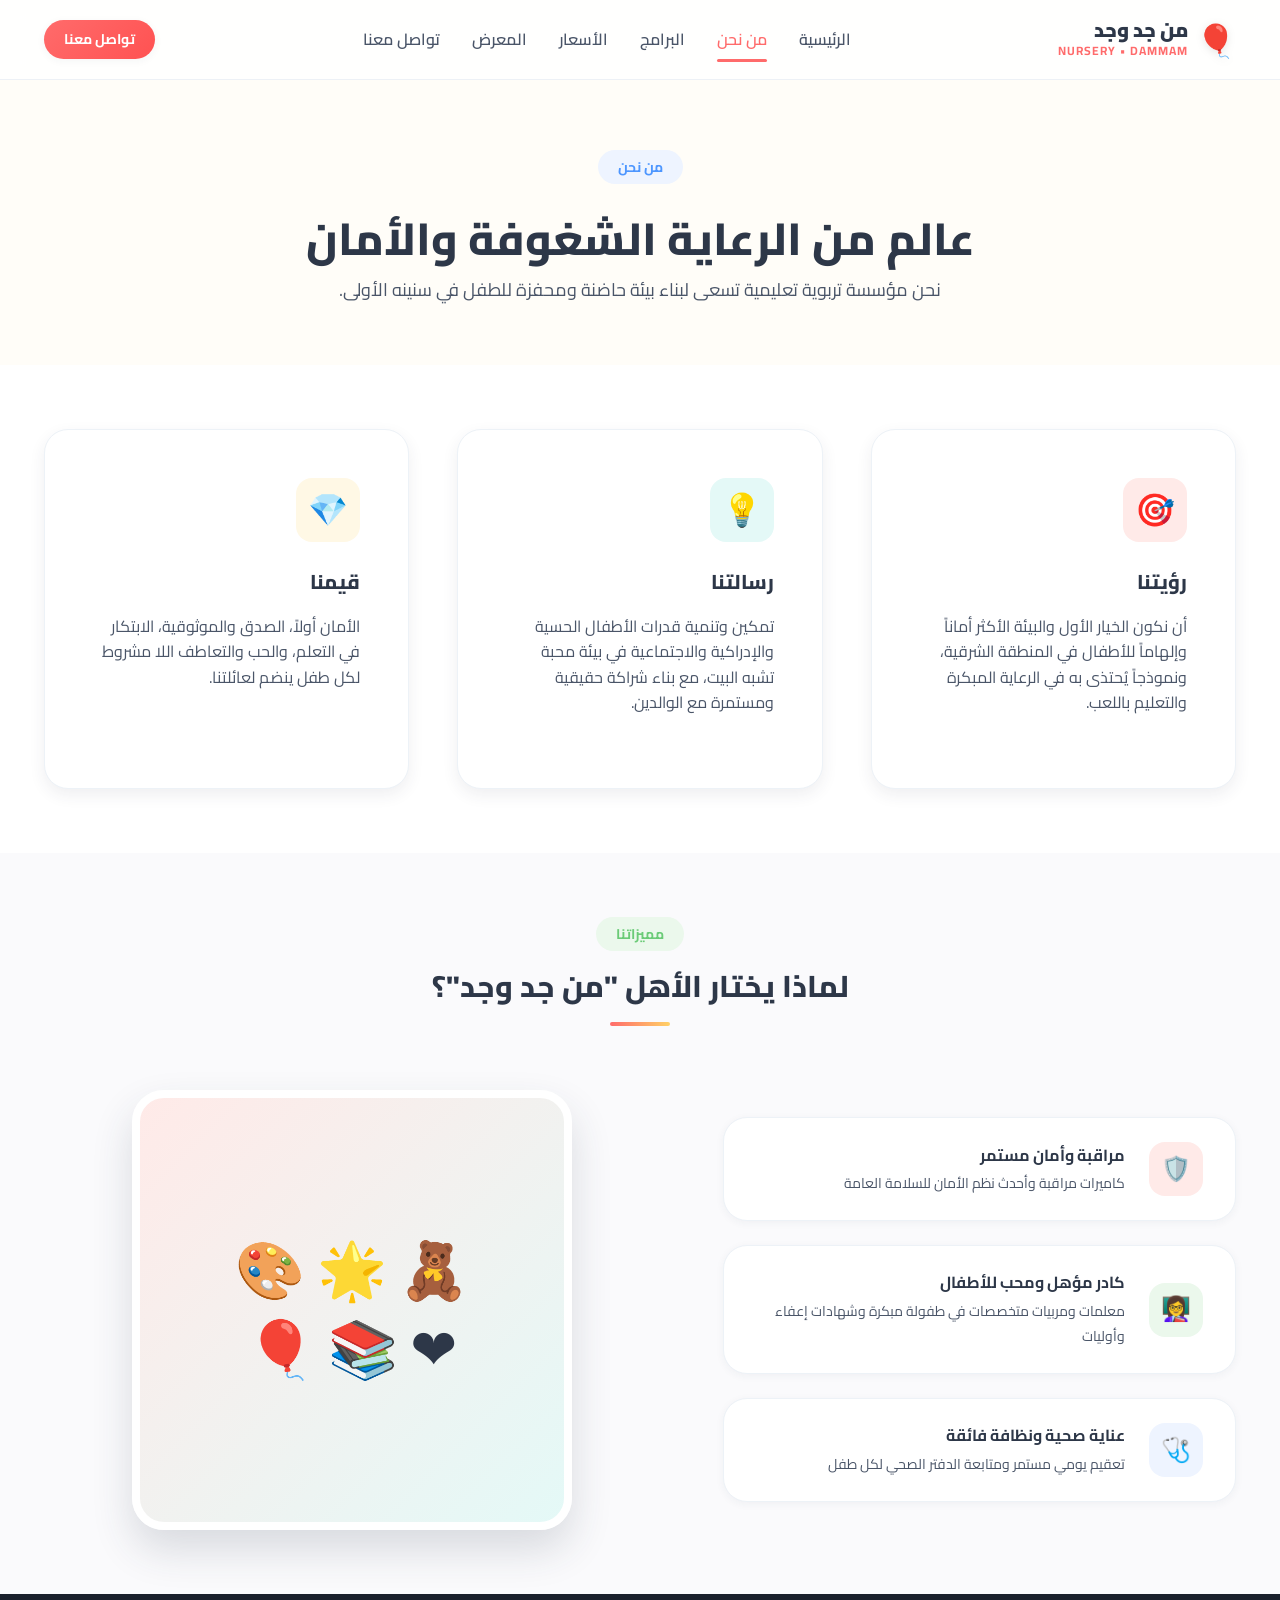
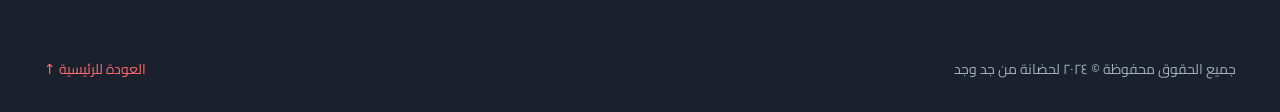
<file: about.html>
<!DOCTYPE html>
<html lang="ar" dir="rtl">

<head>
    <meta charset="UTF-8">
    <meta name="viewport" content="width=device-width, initial-scale=1.0">
    <title>عن الحضانة | حضانة من جد وجد بالدمام</title>
    <meta name="description" content="تعرّف على رؤيتنا، رسالتنا، وفريقنا التربوي المتخصص في حضانة من جد وجد في الدمام.">

    <!-- Google Fonts: Cairo -->
    <link rel="preconnect" href="https://fonts.googleapis.com">
    <link rel="preconnect" href="https://fonts.gstatic.com" crossorigin>
    <link href="https://fonts.googleapis.com/css2?family=Cairo:wght@300;400;500;600;700;800;900&display=swap" rel="stylesheet">

    <!-- Styles -->
    <link rel="stylesheet" href="css/style.css">
</head>

<body>

    <!-- Navbar -->
    <nav class="navbar scrolled" id="top">
        <div class="navbar-container">
            <a href="index.html" class="navbar-logo">
                <div class="navbar-logo-icon">🎈</div>
                <div class="navbar-logo-text">
                    <span class="navbar-logo-name">من جد وجد</span>
                    <span class="navbar-logo-sub">NURSERY • DAMMAM</span>
                </div>
            </a>

            <ul class="navbar-nav">
                <li><a href="index.html" class="nav-link">الرئيسية</a></li>
                <li><a href="about.html" class="nav-link active">من نحن</a></li>
                <li><a href="programs.html" class="nav-link">البرامج</a></li>
                <li><a href="index.html#pricing" class="nav-link">الأسعار</a></li>
                <li><a href="index.html#gallery" class="nav-link">المعرض</a></li>
                <li><a href="contact.html" class="nav-link">تواصل معنا</a></li>
            </ul>

            <div class="navbar-cta">
                <a href="contact.html" class="btn btn-primary btn-sm">تواصل معنا</a>
            </div>

            <!-- Hamburger (Mobile) -->
            <button class="hamburger" aria-label="Menu">
                <span class="hamburger-bar"></span>
                <span class="hamburger-bar"></span>
                <span class="hamburger-bar"></span>
            </button>
        </div>
    </nav>

    <!-- Mobile Navigation -->
    <div class="mobile-nav">
        <ul class="mobile-nav-links">
            <li><a href="index.html" class="mobile-nav-link">🏠 الرئيسية</a></li>
            <li><a href="about.html" class="mobile-nav-link active">🌟 من نحن</a></li>
            <li><a href="programs.html" class="mobile-nav-link">📚 البرامج</a></li>
            <li><a href="index.html#pricing" class="mobile-nav-link">💎 الأسعار</a></li>
            <li><a href="index.html#gallery" class="mobile-nav-link">🖼️ المعرض</a></li>
            <li><a href="contact.html" class="mobile-nav-link">📞 تواصل معنا</a></li>
        </ul>
        <div class="mobile-nav-actions">
            <a href="contact.html" class="btn btn-primary" style="width: 100%;">تواصل معنا</a>
        </div>
    </div>

    <!-- Page Header -->
    <section class="section section-warm" style="padding-top: 150px; padding-bottom: 60px;">
        <div class="container text-center">
            <span class="section-tag blue">من نحن</span>
            <h1 class="section-title" style="font-size: 2.8rem; margin-top: 10px;">عالم من الرعاية الشغوفة والأمان</h1>
            <p class="section-subtitle" style="max-width: 700px; margin: 0 auto;">نحن مؤسسة تربوية تعليمية تسعى لبناء بيئة حاضنة ومحفزة للطفل في سنينه الأولى.</p>
        </div>
    </section>

    <!-- Vision & Mission -->
    <section class="section">
        <div class="container">
            <div class="features-grid">
                <div class="feature-card">
                    <div class="feature-icon" style="background: var(--primary-soft); color: var(--primary-dark);">🎯</div>
                    <h2 class="feature-title">رؤيتنا</h2>
                    <p class="feature-desc">أن نكون الخيار الأول والبيئة الأكثر أماناً وإلهاماً للأطفال في المنطقة الشرقية، ونموذجاً يُحتذى به في الرعاية المبكرة والتعليم باللعب.</p>
                </div>

                <div class="feature-card">
                    <div class="feature-icon" style="background: var(--secondary-soft); color: var(--secondary-dark);">💡</div>
                    <h2 class="feature-title">رسالتنا</h2>
                    <p class="feature-desc">تمكين وتنمية قدرات الأطفال الحسية والإدراكية والاجتماعية في بيئة محبة تشبه البيت، مع بناء شراكة حقيقية ومستمرة مع الوالدين.</p>
                </div>

                <div class="feature-card">
                    <div class="feature-icon" style="background: var(--accent-soft); color: var(--accent-dark);">💎</div>
                    <h2 class="feature-title">قيمنا</h2>
                    <p class="feature-desc">الأمان أولاً، الصدق والموثوقية، الابتكار في التعلم، والحب والتعاطف اللا مشروط لكل طفل ينضم لعائلتنا.</p>
                </div>
            </div>
        </div>
    </section>

    <!-- Why Us Detailed -->
    <section class="section section-alt">
        <div class="container">
            <div class="section-header">
                <div class="section-tag green">مميزاتنا</div>
                <h2 class="section-title">لماذا يختار الأهل "من جد وجد"؟</h2>
                <div class="section-divider"></div>
            </div>

            <div class="contact-grid" style="align-items: center;">
                <div class="contact-info">
                    <div class="contact-card">
                        <div class="contact-card-icon orange">🛡️</div>
                        <div class="contact-card-content">
                            <strong>مراقبة وأمان مستمر</strong>
                            <span>كاميرات مراقبة وأحدث نظم الأمان للسلامة العامة</span>
                        </div>
                    </div>
                    <div class="contact-card">
                        <div class="contact-card-icon green">👩‍🏫</div>
                        <div class="contact-card-content">
                            <strong>كادر مؤهل ومحب للأطفال</strong>
                            <span>معلمات ومربيات متخصصات في طفولة مبكرة وشهادات إعفاء وأوليات</span>
                        </div>
                    </div>
                    <div class="contact-card">
                        <div class="contact-card-icon blue">🩺</div>
                        <div class="contact-card-content">
                            <strong>عناية صحية ونظافة فائقة</strong>
                            <span>تعقيم يومي مستمر ومتابعة الدفتر الصحي لكل طفل</span>
                        </div>
                    </div>
                </div>

                <div class="hero-image-main" style="margin: 0 auto;">
                    <div class="hero-placeholder-emojis">
                        🧸 🌟 🎨<br>❤️ 📚 🎈
                    </div>
                </div>
            </div>
        </div>
    </section>

    <!-- Footer -->
    <footer class="footer">
        <div class="container">
            <div class="footer-bottom" style="border: none; padding-top: 0;">
                <div class="footer-copyright">
                    جميع الحقوق محفوظة © ٢٠٢٤ لحضانة من جد وجد
                </div>
                <div class="footer-badge">
                    <a href="index.html" style="color: var(--primary);">العودة للرئيسية ↑</a>
                </div>
            </div>
        </div>
    </footer>

    <!-- Scripts -->
    <script src="js/script.js"></script>
</body>

</html>
</file>
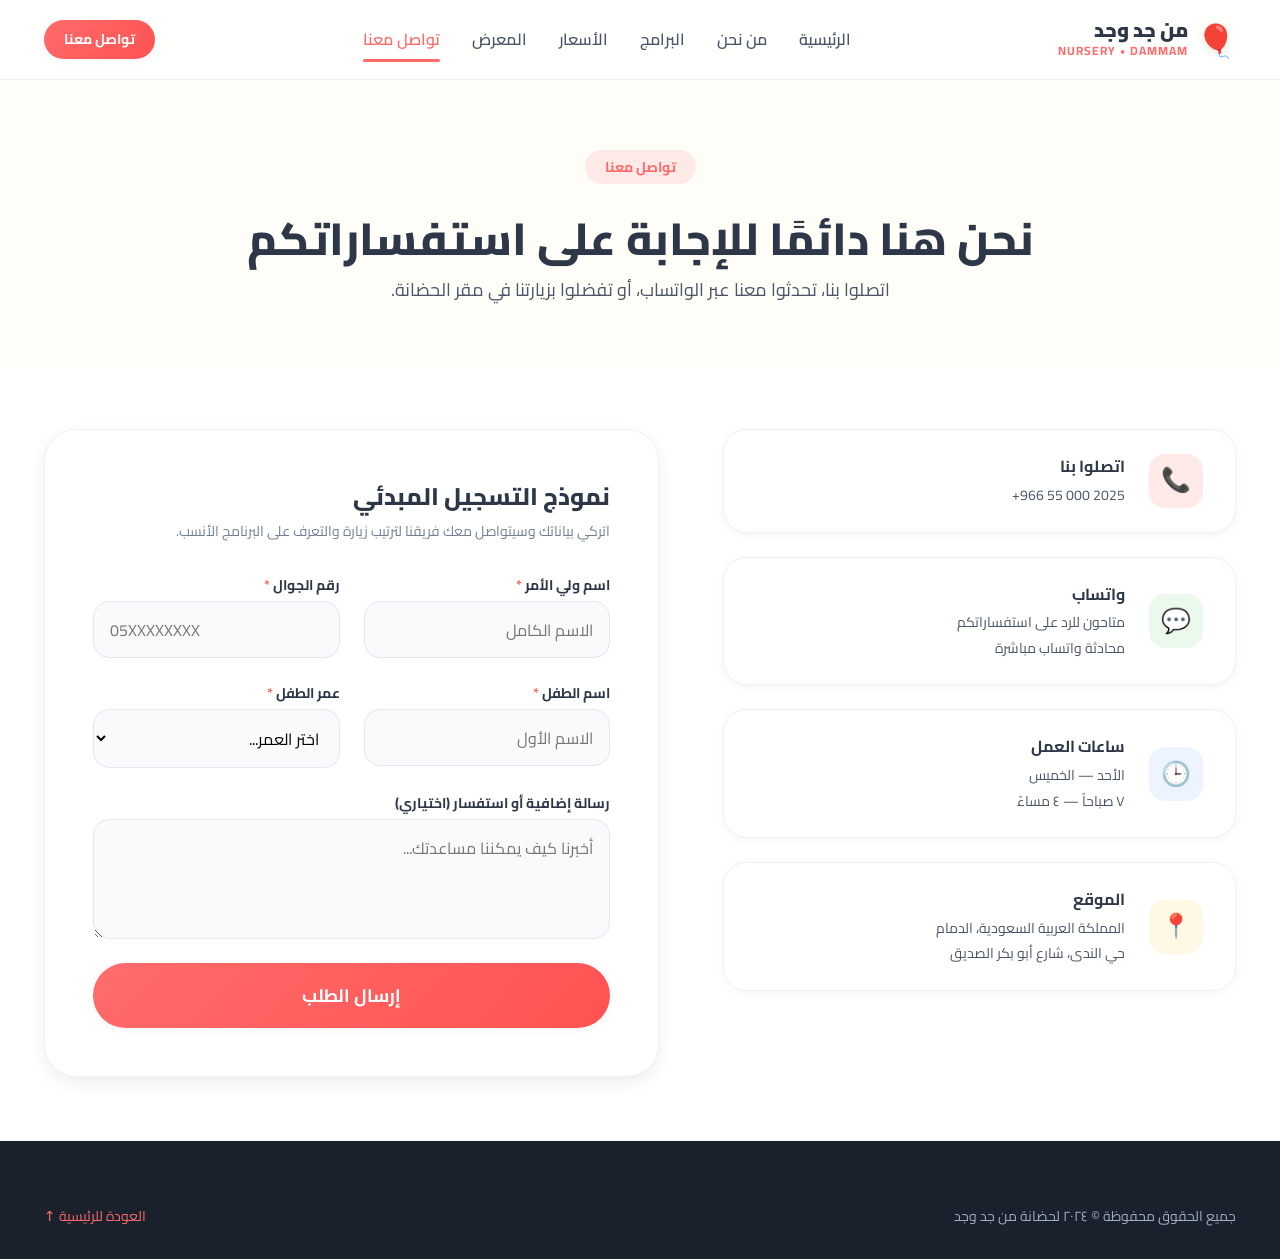
<file: contact.html>
<!DOCTYPE html>
<html lang="ar" dir="rtl">

<head>
    <meta charset="UTF-8">
    <meta name="viewport" content="width=device-width, initial-scale=1.0">
    <title>تواصل معنا | حضانة من جد وجد بالدمام</title>
    <meta name="description" content="يسعدنا استقبال استفساراتكم وحجز زيارة لاكتشاف حضانة من جد وجد بالدمام.">

    <!-- Google Fonts: Cairo -->
    <link rel="preconnect" href="https://fonts.googleapis.com">
    <link rel="preconnect" href="https://fonts.gstatic.com" crossorigin>
    <link href="https://fonts.googleapis.com/css2?family=Cairo:wght@300;400;500;600;700;800;900&display=swap" rel="stylesheet">

    <!-- Styles -->
    <link rel="stylesheet" href="css/style.css">
</head>

<body>

    <!-- Navbar -->
    <nav class="navbar scrolled" id="top">
        <div class="navbar-container">
            <a href="index.html" class="navbar-logo">
                <div class="navbar-logo-icon">🎈</div>
                <div class="navbar-logo-text">
                    <span class="navbar-logo-name">من جد وجد</span>
                    <span class="navbar-logo-sub">NURSERY • DAMMAM</span>
                </div>
            </a>

            <ul class="navbar-nav">
                <li><a href="index.html" class="nav-link">الرئيسية</a></li>
                <li><a href="about.html" class="nav-link">من نحن</a></li>
                <li><a href="programs.html" class="nav-link">البرامج</a></li>
                <li><a href="index.html#pricing" class="nav-link">الأسعار</a></li>
                <li><a href="index.html#gallery" class="nav-link">المعرض</a></li>
                <li><a href="contact.html" class="nav-link active">تواصل معنا</a></li>
            </ul>

            <div class="navbar-cta">
                <a href="contact.html" class="btn btn-primary btn-sm">تواصل معنا</a>
            </div>

            <!-- Hamburger (Mobile) -->
            <button class="hamburger" aria-label="Menu">
                <span class="hamburger-bar"></span>
                <span class="hamburger-bar"></span>
                <span class="hamburger-bar"></span>
            </button>
        </div>
    </nav>

    <!-- Mobile Navigation -->
    <div class="mobile-nav">
        <ul class="mobile-nav-links">
            <li><a href="index.html" class="mobile-nav-link">🏠 الرئيسية</a></li>
            <li><a href="about.html" class="mobile-nav-link">🌟 من نحن</a></li>
            <li><a href="programs.html" class="mobile-nav-link">📚 البرامج</a></li>
            <li><a href="index.html#pricing" class="mobile-nav-link">💎 الأسعار</a></li>
            <li><a href="index.html#gallery" class="mobile-nav-link">🖼️ المعرض</a></li>
            <li><a href="contact.html" class="mobile-nav-link active">📞 تواصل معنا</a></li>
        </ul>
        <div class="mobile-nav-actions">
            <a href="contact.html" class="btn btn-primary" style="width: 100%;">تواصل معنا</a>
        </div>
    </div>

    <!-- Page Header -->
    <section class="section section-warm" style="padding-top: 150px; padding-bottom: 60px;">
        <div class="container text-center">
            <span class="section-tag primary">تواصل معنا</span>
            <h1 class="section-title" style="font-size: 2.8rem; margin-top: 10px;">نحن هنا دائمًا للإجابة على استفساراتكم</h1>
            <p class="section-subtitle" style="max-width: 700px; margin: 0 auto;">اتصلوا بنا، تحدثوا معنا عبر الواتساب، أو تفضلوا بزيارتنا في مقر الحضانة.</p>
        </div>
    </section>

    <!-- Contact Form & Details Section -->
    <section class="section">
        <div class="container">
            <div class="contact-grid">
                <!-- Info -->
                <div class="contact-info">
                    <div class="contact-card">
                        <div class="contact-card-icon orange">📞</div>
                        <div class="contact-card-content">
                            <strong>اتصلوا بنا</strong>
                            <a href="tel:+966550002025" dir="ltr">+966 55 000 2025</a>
                        </div>
                    </div>

                    <div class="contact-card">
                        <div class="contact-card-icon green">💬</div>
                        <div class="contact-card-content">
                            <strong>واتساب</strong>
                            <span>متاحون للرد على استفساراتكم</span><br>
                            <a href="#" class="whatsapp-link">محادثة واتساب مباشرة</a>
                        </div>
                    </div>

                    <div class="contact-card">
                        <div class="contact-card-icon blue">🕒</div>
                        <div class="contact-card-content">
                            <strong>ساعات العمل</strong>
                            <span>الأحد — الخميس</span><br>
                            <span>٧ صباحاً — ٤ مساءً</span>
                        </div>
                    </div>

                    <div class="contact-card">
                        <div class="contact-card-icon yellow">📍</div>
                        <div class="contact-card-content">
                            <strong>الموقع</strong>
                            <span>المملكة العربية السعودية، الدمام</span><br>
                            <span>حي الندى، شارع أبو بكر الصديق</span>
                        </div>
                    </div>
                </div>

                <!-- Form -->
                <div class="contact-form-wrapper">
                    <h3 class="form-title">نموذج التسجيل المبدئي</h3>
                    <p class="form-subtitle">اتركي بياناتك وسيتواصل معك فريقنا لترتيب زيارة والتعرف على البرنامج الأنسب.</p>

                    <form id="contactForm" novalidate>
                        <div class="form-grid">
                            <div class="form-group">
                                <label class="form-label required">اسم ولي الأمر</label>
                                <input type="text" class="form-input" required placeholder="الاسم الكامل">
                                <span class="form-error">هذا الحقل مطلوب</span>
                            </div>

                            <div class="form-group">
                                <label class="form-label required">رقم الجوال</label>
                                <input type="tel" class="form-input" required placeholder="05XXXXXXXX">
                                <span class="form-error">الرجاء إدخال رقم جوال صحيح</span>
                            </div>

                            <div class="form-group">
                                <label class="form-label required">اسم الطفل</label>
                                <input type="text" class="form-input" required placeholder="الاسم الأول">
                                <span class="form-error">هذا الحقل مطلوب</span>
                            </div>

                            <div class="form-group">
                                <label class="form-label required">عمر الطفل</label>
                                <select class="form-select" required>
                                    <option value="" disabled selected>اختر العمر...</option>
                                    <option value="6-12m">٦ أشهر - سنة</option>
                                    <option value="1-2y">سنة - سنتين</option>
                                    <option value="2-3y">سنتين - ٣ سنوات</option>
                                    <option value="3-5y">٣ سنوات - ٥ سنوات</option>
                                </select>
                                <span class="form-error">الرجاء اختيار عمر الطفل</span>
                            </div>

                            <div class="form-group full">
                                <label class="form-label">رسالة إضافية أو استفسار (اختياري)</label>
                                <textarea class="form-textarea" placeholder="أخبرنا كيف يمكننا مساعدتك..."></textarea>
                            </div>

                            <div class="form-group full">
                                <button type="submit" class="btn btn-primary btn-lg" style="width: 100%;">
                                    إرسال الطلب
                                </button>
                            </div>
                        </div>
                    </form>

                    <!-- Success Message -->
                    <div id="formSuccess" class="form-success">
                        <span class="form-success-icon">🎉</span>
                        <h3>تم إرسال طلبك بنجاح!</h3>
                        <p style="color: var(--text-secondary); margin-top: 8px;">
                            شكراً لثقتك بنا. سيتواصل معك فريق القبول والتسجيل في أقرب وقت ممكن.
                        </p>
                    </div>
                </div>
            </div>
        </div>
    </section>

    <!-- Footer -->
    <footer class="footer">
        <div class="container">
            <div class="footer-bottom" style="border: none; padding-top: 0;">
                <div class="footer-copyright">
                    جميع الحقوق محفوظة © ٢٠٢٤ لحضانة من جد وجد
                </div>
                <div class="footer-badge">
                    <a href="index.html" style="color: var(--primary);">العودة للرئيسية ↑</a>
                </div>
            </div>
        </div>
    </footer>

    <!-- Scripts -->
    <script src="js/script.js"></script>
</body>

</html>
</file>
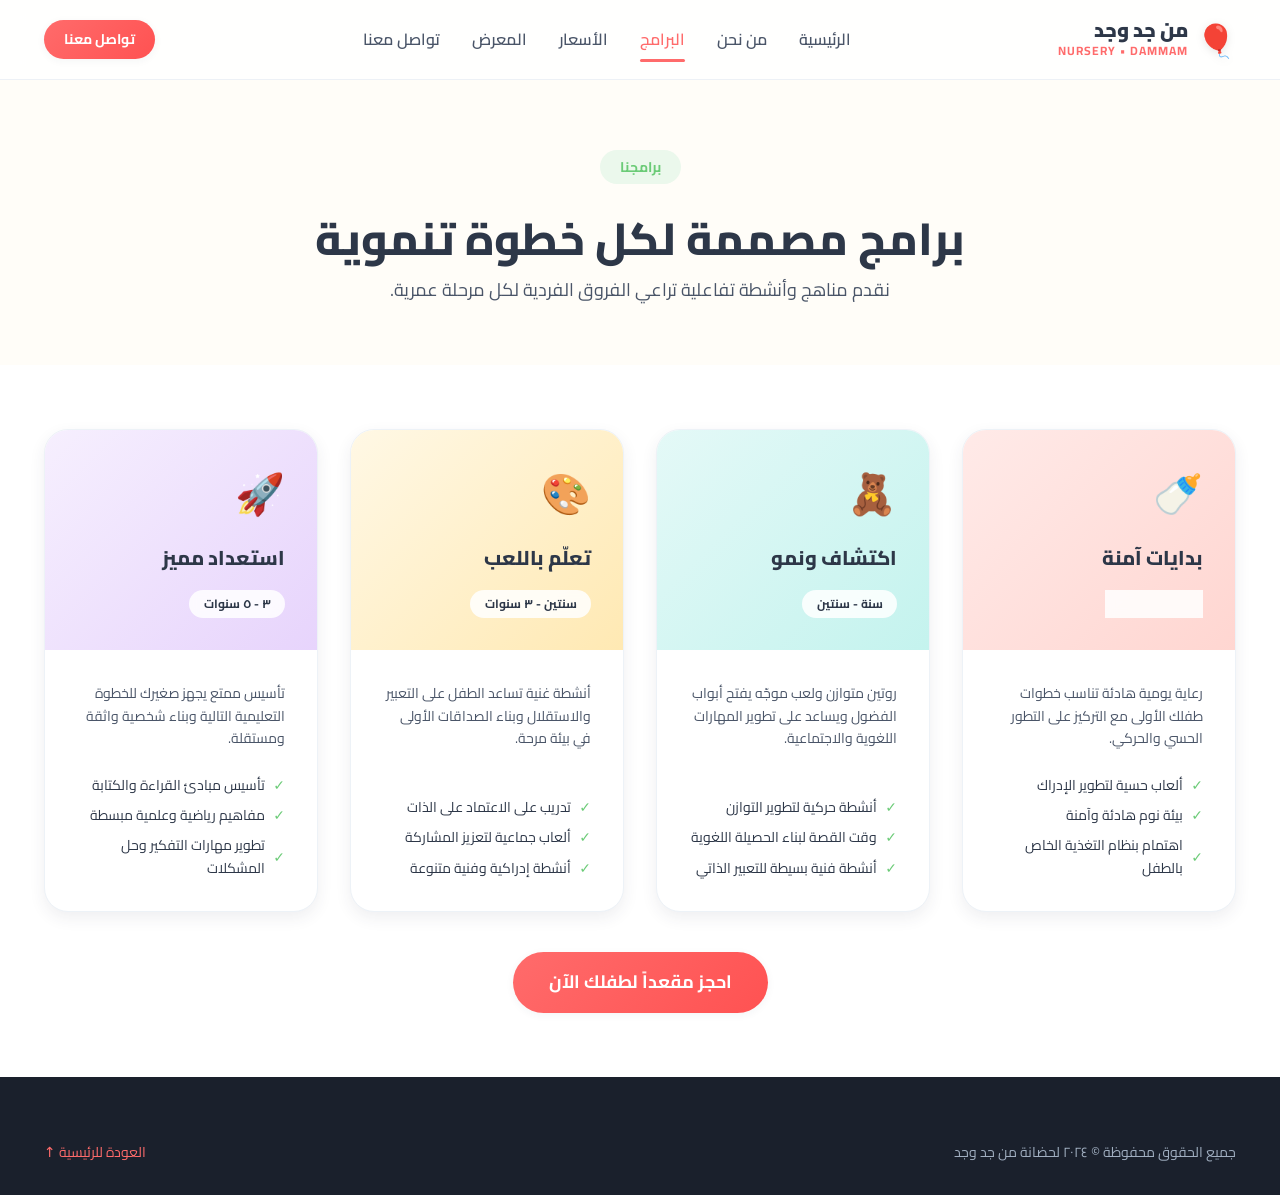
<file: programs.html>
<!DOCTYPE html>
<html lang="ar" dir="rtl">

<head>
    <meta charset="UTF-8">
    <meta name="viewport" content="width=device-width, initial-scale=1.0">
    <title>البرامج التعليمية | حضانة من جد وجد بالدمام</title>
    <meta name="description" content="استكشف برامجنا التعليمية والتربوية المخصصة لكل مرحلة عمرية من ٦ أشهر حتى ٥ سنوات.">

    <!-- Google Fonts: Cairo -->
    <link rel="preconnect" href="https://fonts.googleapis.com">
    <link rel="preconnect" href="https://fonts.gstatic.com" crossorigin>
    <link href="https://fonts.googleapis.com/css2?family=Cairo:wght@300;400;500;600;700;800;900&display=swap" rel="stylesheet">

    <!-- Styles -->
    <link rel="stylesheet" href="css/style.css">
</head>

<body>

    <!-- Navbar -->
    <nav class="navbar scrolled" id="top">
        <div class="navbar-container">
            <a href="index.html" class="navbar-logo">
                <div class="navbar-logo-icon">🎈</div>
                <div class="navbar-logo-text">
                    <span class="navbar-logo-name">من جد وجد</span>
                    <span class="navbar-logo-sub">NURSERY • DAMMAM</span>
                </div>
            </a>

            <ul class="navbar-nav">
                <li><a href="index.html" class="nav-link">الرئيسية</a></li>
                <li><a href="about.html" class="nav-link">من نحن</a></li>
                <li><a href="programs.html" class="nav-link active">البرامج</a></li>
                <li><a href="index.html#pricing" class="nav-link">الأسعار</a></li>
                <li><a href="index.html#gallery" class="nav-link">المعرض</a></li>
                <li><a href="contact.html" class="nav-link">تواصل معنا</a></li>
            </ul>

            <div class="navbar-cta">
                <a href="contact.html" class="btn btn-primary btn-sm">تواصل معنا</a>
            </div>

            <!-- Hamburger (Mobile) -->
            <button class="hamburger" aria-label="Menu">
                <span class="hamburger-bar"></span>
                <span class="hamburger-bar"></span>
                <span class="hamburger-bar"></span>
            </button>
        </div>
    </nav>

    <!-- Mobile Navigation -->
    <div class="mobile-nav">
        <ul class="mobile-nav-links">
            <li><a href="index.html" class="mobile-nav-link">🏠 الرئيسية</a></li>
            <li><a href="about.html" class="mobile-nav-link">🌟 من نحن</a></li>
            <li><a href="programs.html" class="mobile-nav-link active">📚 البرامج</a></li>
            <li><a href="index.html#pricing" class="mobile-nav-link">💎 الأسعار</a></li>
            <li><a href="index.html#gallery" class="mobile-nav-link">🖼️ المعرض</a></li>
            <li><a href="contact.html" class="mobile-nav-link">📞 تواصل معنا</a></li>
        </ul>
        <div class="mobile-nav-actions">
            <a href="contact.html" class="btn btn-primary" style="width: 100%;">تواصل معنا</a>
        </div>
    </div>

    <!-- Page Header -->
    <section class="section section-warm" style="padding-top: 150px; padding-bottom: 60px;">
        <div class="container text-center">
            <span class="section-tag green">برامجنا</span>
            <h1 class="section-title" style="font-size: 2.8rem; margin-top: 10px;">برامج مصممة لكل خطوة تنموية</h1>
            <p class="section-subtitle" style="max-width: 700px; margin: 0 auto;">نقدم مناهج وأنشطة تفاعلية تراعي الفروق الفردية لكل مرحلة عمرية.</p>
        </div>
    </section>

    <!-- Programs Grid -->
    <section class="section">
        <div class="container">
            <div class="programs-grid">
                <!-- Program 1 -->
                <div class="program-card p1">
                    <div class="program-header">
                        <div class="program-icon">🍼</div>
                        <div class="program-header-info">
                            <h3 class="program-name">بدايات آمنة</h3>
                        </div>
                        <div class="program-age-badge">٦ أشهر - سنة</div>
                    </div>
                    <div class="program-body">
                        <p class="program-desc">رعاية يومية هادئة تناسب خطوات طفلك الأولى مع التركيز على التطور الحسي والحركي.</p>
                        <div class="program-features">
                            <div class="program-feature"><span class="check-icon">✓</span> ألعاب حسية لتطوير الإدراك</div>
                            <div class="program-feature"><span class="check-icon">✓</span> بيئة نوم هادئة وآمنة</div>
                            <div class="program-feature"><span class="check-icon">✓</span> اهتمام بنظام التغذية الخاص بالطفل</div>
                        </div>
                    </div>
                </div>

                <!-- Program 2 -->
                <div class="program-card p2">
                    <div class="program-header">
                        <div class="program-icon">🧸</div>
                        <div class="program-header-info">
                            <h3 class="program-name">اكتشاف ونمو</h3>
                        </div>
                        <div class="program-age-badge">سنة - سنتين</div>
                    </div>
                    <div class="program-body">
                        <p class="program-desc">روتين متوازن ولعب موجّه يفتح أبواب الفضول ويساعد على تطوير المهارات اللغوية والاجتماعية.</p>
                        <div class="program-features">
                            <div class="program-feature"><span class="check-icon">✓</span> أنشطة حركية لتطوير التوازن</div>
                            <div class="program-feature"><span class="check-icon">✓</span> وقت القصة لبناء الحصيلة اللغوية</div>
                            <div class="program-feature"><span class="check-icon">✓</span> أنشطة فنية بسيطة للتعبير الذاتي</div>
                        </div>
                    </div>
                </div>

                <!-- Program 3 -->
                <div class="program-card p3">
                    <div class="program-header">
                        <div class="program-icon">🎨</div>
                        <div class="program-header-info">
                            <h3 class="program-name">تعلّم باللعب</h3>
                        </div>
                        <div class="program-age-badge">سنتين - ٣ سنوات</div>
                    </div>
                    <div class="program-body">
                        <p class="program-desc">أنشطة غنية تساعد الطفل على التعبير والاستقلال وبناء الصداقات الأولى في بيئة مرحة.</p>
                        <div class="program-features">
                            <div class="program-feature"><span class="check-icon">✓</span> تدريب على الاعتماد على الذات</div>
                            <div class="program-feature"><span class="check-icon">✓</span> ألعاب جماعية لتعزيز المشاركة</div>
                            <div class="program-feature"><span class="check-icon">✓</span> أنشطة إدراكية وفنية متنوعة</div>
                        </div>
                    </div>
                </div>

                <!-- Program 4 -->
                <div class="program-card p4">
                    <div class="program-header">
                        <div class="program-icon">🚀</div>
                        <div class="program-header-info">
                            <h3 class="program-name">استعداد مميز</h3>
                        </div>
                        <div class="program-age-badge">٣ - ٥ سنوات</div>
                    </div>
                    <div class="program-body">
                        <p class="program-desc">تأسيس ممتع يجهز صغيرك للخطوة التعليمية التالية وبناء شخصية واثقة ومستقلة.</p>
                        <div class="program-features">
                            <div class="program-feature"><span class="check-icon">✓</span> تأسيس مبادئ القراءة والكتابة</div>
                            <div class="program-feature"><span class="check-icon">✓</span> مفاهيم رياضية وعلمية مبسطة</div>
                            <div class="program-feature"><span class="check-icon">✓</span> تطوير مهارات التفكير وحل المشكلات</div>
                        </div>
                    </div>
                </div>
            </div>

            <div class="text-center" style="margin-top: 40px;">
                <a href="contact.html" class="btn btn-primary btn-lg">احجز مقعداً لطفلك الآن</a>
            </div>
        </div>
    </section>

    <!-- Footer -->
    <footer class="footer">
        <div class="container">
            <div class="footer-bottom" style="border: none; padding-top: 0;">
                <div class="footer-copyright">
                    جميع الحقوق محفوظة © ٢٠٢٤ لحضانة من جد وجد
                </div>
                <div class="footer-badge">
                    <a href="index.html" style="color: var(--primary);">العودة للرئيسية ↑</a>
                </div>
            </div>
        </div>
    </footer>

    <!-- Scripts -->
    <script src="js/script.js"></script>
</body>

</html>
</file>
<file: css/style.css>
/* ==========================================================================
   من جد وجد | Nursery Website - Complete Production CSS
   Arabic RTL - Responsive - Modern Playful Design System
   ========================================================================== */

/* --------------------------------------------------------------------------
   1. Design System & CSS Variables
   -------------------------------------------------------------------------- */
:root {
    /* Primary & Brand Colors */
    --primary: #FF6B6B;
    --primary-hover: #FF5252;
    --primary-dark: #E04848;
    --primary-soft: #FFEAE8;
    
    --secondary: #4ECDC4;
    --secondary-hover: #3BCEC4;
    --secondary-dark: #2B9B93;
    --secondary-soft: #E4F9F7;
    
    --accent: #FFD166;
    --accent-hover: #FFC542;
    --accent-dark: #D49B00;
    --accent-soft: #FFF8E5;
    
    --green: #6BCB77;
    --green-soft: #EBF8EC;
    --blue: #4D96FF;
    --blue-soft: #EEF4FF;
    --purple: #9B5DE5;
    --purple-soft: #F6EFFE;

    /* Neutral Colors */
    --bg-primary: #FFFFFF;
    --bg-secondary: #FAFAFC;
    --bg-tertiary: #F1F3F9;
    --bg-warm: #FFFDF8;
    
    --text-primary: #2D3748;
    --text-secondary: #4A5568;
    --text-muted: #718096;
    --border-color: #E2E8F0;
    --border-light: #EDF2F7;

    /* Typography */
    --font-family: 'Cairo', system-ui, -apple-system, sans-serif;
    --text-xs: 0.75rem;     /* 12px */
    --text-sm: 0.875rem;    /* 14px */
    --text-base: 1rem;      /* 16px */
    --text-lg: 1.125rem;    /* 18px */
    --text-xl: 1.25rem;     /* 20px */
    --text-2xl: 1.5rem;     /* 24px */
    --text-3xl: 1.875rem;   /* 30px */
    --text-4xl: 2.25rem;    /* 36px */
    --text-5xl: 3rem;       /* 48px */

    /* Spacing */
    --space-xs: 0.25rem;
    --space-sm: 0.5rem;
    --space-md: 1rem;
    --space-lg: 1.5rem;
    --space-xl: 2rem;
    --space-2xl: 3rem;
    --space-3xl: 4rem;

    /* Elevation & Shadows */
    --shadow-sm: 0 2px 8px rgba(45, 55, 72, 0.05);
    --shadow-md: 0 6px 16px rgba(45, 55, 72, 0.08);
    --shadow-lg: 0 12px 28px rgba(45, 55, 72, 0.12);
    --shadow-xl: 0 20px 40px rgba(45, 55, 72, 0.16);

    /* Border Radius */
    --radius-sm: 10px;
    --radius-md: 16px;
    --radius-lg: 24px;
    --radius-xl: 32px;
    --radius-full: 9999px;

    /* Animations & Transitions */
    --transition-fast: all 0.2s ease;
    --transition: all 0.3s cubic-bezier(0.25, 0.8, 0.25, 1);
    --transition-bounce: all 0.4s cubic-bezier(0.175, 0.885, 0.32, 1.275);
}

/* --------------------------------------------------------------------------
   2. Reset & Core Base Styles
   -------------------------------------------------------------------------- */
*, *::before, *::after {
    box-sizing: border-box;
    margin: 0;
    padding: 0;
}

html {
    scroll-behavior: smooth;
    font-size: 16px;
    text-size-adjust: 100%;
}

body {
    font-family: var(--font-family);
    background-color: var(--bg-primary);
    color: var(--text-primary);
    line-height: 1.6;
    direction: rtl;
    text-align: right;
    overflow-x: hidden;
    -webkit-font-smoothing: antialiased;
}

a {
    color: inherit;
    text-decoration: none;
    transition: var(--transition-fast);
}

ul {
    list-style: none;
}

img {
    max-width: 100%;
    height: auto;
    display: block;
}

button, input, select, textarea {
    font-family: inherit;
    font-size: inherit;
    outline: none;
    border: none;
}

button {
    cursor: pointer;
}

/* Layout Utilities */
.container {
    width: 100%;
    max-width: 1240px;
    margin-left: auto;
    margin-right: auto;
    padding-left: var(--space-lg);
    padding-right: var(--space-lg);
}

.text-center { text-align: center; }
.highlight { color: var(--primary); }

/* --------------------------------------------------------------------------
   3. Buttons & Badges
   -------------------------------------------------------------------------- */
.btn {
    display: inline-flex;
    align-items: center;
    justify-content: center;
    gap: var(--space-sm);
    padding: 0.8rem 1.75rem;
    font-weight: 700;
    border-radius: var(--radius-full);
    transition: var(--transition-bounce);
    box-shadow: var(--shadow-sm);
    position: relative;
    overflow: hidden;
    z-index: 1;
}

.btn::before {
    content: '';
    position: absolute;
    top: 0; left: 0; width: 100%; height: 100%;
    background: rgba(255, 255, 255, 0.15);
    opacity: 0;
    transition: var(--transition-fast);
    z-index: -1;
}

.btn:hover::before {
    opacity: 1;
}

.btn:hover {
    transform: translateY(-3px);
    box-shadow: var(--shadow-lg);
}

.btn:active {
    transform: translateY(-1px);
}

.btn-primary {
    background: linear-gradient(135deg, var(--primary), var(--primary-hover));
    color: #FFFFFF;
}

.btn-outline {
    background: transparent;
    color: var(--primary);
    border: 2px solid var(--primary);
}

.btn-outline:hover {
    background: var(--primary);
    color: #FFFFFF;
}

.btn-outline-white {
    background: transparent;
    color: #FFFFFF;
    border: 2px solid #FFFFFF;
}

.btn-outline-white:hover {
    background: #FFFFFF;
    color: var(--primary);
}

.btn-whatsapp {
    background: #25D366;
    color: #FFFFFF;
}

.btn-whatsapp:hover {
    background: #20BA5A;
}

.btn-sm {
    padding: 0.5rem 1.25rem;
    font-size: var(--text-sm);
}

.btn-lg {
    padding: 1rem 2.25rem;
    font-size: var(--text-lg);
}

.btn-xl {
    padding: 1.2rem 2.75rem;
    font-size: var(--text-xl);
}

/* --------------------------------------------------------------------------
   4. Section Headers & Tags
   -------------------------------------------------------------------------- */
.section {
    padding: var(--space-3xl) 0;
    position: relative;
}

.section-alt {
    background-color: var(--bg-secondary);
}

.section-warm {
    background-color: var(--bg-warm);
}

.section-header {
    text-align: center;
    max-width: 700px;
    margin: 0 auto var(--space-3xl) auto;
}

.section-tag {
    display: inline-block;
    padding: 0.35rem 1.25rem;
    border-radius: var(--radius-full);
    font-size: var(--text-sm);
    font-weight: 700;
    margin-bottom: var(--space-md);
}

.section-tag.blue { background-color: var(--blue-soft); color: var(--blue); }
.section-tag.green { background-color: var(--green-soft); color: var(--green); }
.section-tag.yellow { background-color: var(--accent-soft); color: var(--accent-dark); }
.section-tag.primary { background-color: var(--primary-soft); color: var(--primary); }

.section-title {
    font-size: var(--text-3xl);
    font-weight: 800;
    color: var(--text-primary);
    margin-bottom: var(--space-sm);
    line-height: 1.3;
}

.section-subtitle {
    font-size: var(--text-lg);
    color: var(--text-secondary);
    line-height: 1.6;
}

.section-divider {
    width: 60px;
    height: 4px;
    background: linear-gradient(90deg, var(--primary), var(--accent));
    margin: var(--space-md) auto 0 auto;
    border-radius: var(--radius-full);
}

/* --------------------------------------------------------------------------
   5. Navbar & Navigation
   -------------------------------------------------------------------------- */
.navbar {
    position: fixed;
    top: 0;
    left: 0;
    right: 0;
    height: 80px;
    z-index: 1000;
    transition: var(--transition);
    background: rgba(255, 255, 255, 0.85);
    backdrop-filter: blur(12px);
    -webkit-backdrop-filter: blur(12px);
    border-bottom: 1px solid rgba(226, 232, 240, 0.6);
}

.navbar.scrolled {
    height: 70px;
    box-shadow: var(--shadow-md);
    background: rgba(255, 255, 255, 0.98);
}

.navbar-container {
    display: flex;
    align-items: center;
    justify-content: space-between;
    height: 100%;
    max-width: 1240px;
    margin: 0 auto;
    padding: 0 var(--space-lg);
}

.navbar-logo {
    display: flex;
    align-items: center;
    gap: var(--space-sm);
}

.navbar-logo-icon {
    font-size: 2rem;
    line-height: 1;
    filter: drop-shadow(0 2px 4px rgba(0,0,0,0.1));
}

.navbar-logo-text {
    display: flex;
    flex-direction: column;
}

.navbar-logo-name {
    font-size: var(--text-xl);
    font-weight: 900;
    color: var(--text-primary);
    line-height: 1.1;
}

.navbar-logo-sub {
    font-size: var(--text-xs);
    font-weight: 700;
    color: var(--primary);
    letter-spacing: 1px;
}

.navbar-nav {
    display: flex;
    align-items: center;
    gap: var(--space-xl);
}

.nav-link {
    font-size: var(--text-base);
    font-weight: 600;
    color: var(--text-secondary);
    position: relative;
    padding: 0.5rem 0;
}

.nav-link::after {
    content: '';
    position: absolute;
    bottom: 0;
    right: 0;
    width: 0%;
    height: 3px;
    background-color: var(--primary);
    border-radius: var(--radius-full);
    transition: var(--transition-fast);
}

.nav-link:hover, .nav-link.active {
    color: var(--primary);
}

.nav-link:hover::after, .nav-link.active::after {
    width: 100%;
}

.hamburger {
    display: none;
    flex-direction: column;
    justify-content: space-between;
    width: 30px;
    height: 22px;
    background: transparent;
    cursor: pointer;
    z-index: 1001;
}

.hamburger-bar {
    width: 100%;
    height: 3px;
    background-color: var(--text-primary);
    border-radius: 3px;
    transition: var(--transition-fast);
}

.hamburger.active .hamburger-bar:nth-child(1) {
    transform: translateY(9.5px) rotate(45deg);
}

.hamburger.active .hamburger-bar:nth-child(2) {
    opacity: 0;
}

.hamburger.active .hamburger-bar:nth-child(3) {
    transform: translateY(-9.5px) rotate(-45deg);
}

/* Mobile Navigation Drawer */
.mobile-nav {
    position: fixed;
    top: 0;
    right: -100%;
    width: 80%;
    max-width: 320px;
    height: 100vh;
    background: #FFFFFF;
    z-index: 999;
    box-shadow: var(--shadow-xl);
    padding: 100px var(--space-xl) var(--space-xl) var(--space-xl);
    display: flex;
    flex-direction: column;
    justify-content: space-between;
    transition: var(--transition);
}

.mobile-nav.active {
    right: 0;
}

.mobile-nav-links {
    display: flex;
    flex-direction: column;
    gap: var(--space-md);
}

.mobile-nav-link {
    font-size: var(--text-lg);
    font-weight: 700;
    color: var(--text-primary);
    padding: 0.75rem var(--space-md);
    border-radius: var(--radius-md);
    display: block;
}

.mobile-nav-link:hover, .mobile-nav-link.active {
    background-color: var(--primary-soft);
    color: var(--primary);
}

.mobile-nav-actions {
    display: flex;
    flex-direction: column;
    gap: var(--space-md);
}

/* --------------------------------------------------------------------------
   6. Hero Section
   -------------------------------------------------------------------------- */
.hero {
    position: relative;
    padding-top: 140px;
    padding-bottom: 80px;
    min-height: 90vh;
    display: flex;
    align-items: center;
    overflow: hidden;
    background: linear-gradient(180deg, var(--bg-warm) 0%, var(--bg-primary) 100%);
}

.hero-bg {
    position: absolute;
    top: 0;
    left: 0;
    width: 100%;
    height: 100%;
    overflow: hidden;
    z-index: 0;
    pointer-events: none;
}

.hero-blob {
    position: absolute;
    border-radius: 50%;
    filter: blur(60px);
    opacity: 0.45;
}

.hero-blob-1 {
    top: -10%; right: -10%; width: 450px; height: 450px; background: var(--primary-soft);
}
.hero-blob-2 {
    bottom: -10%; left: -5%; width: 400px; height: 400px; background: var(--secondary-soft);
}
.hero-blob-3 {
    top: 30%; left: 35%; width: 300px; height: 300px; background: var(--accent-soft);
}

.hero-shapes .shape {
    position: absolute;
    border-radius: var(--radius-md);
    opacity: 0.15;
    animation: float 6s ease-in-out infinite alternate;
}

.shape-1 { top: 15%; right: 10%; width: 40px; height: 40px; background: var(--primary); transform: rotate(15deg); }
.shape-2 { bottom: 20%; right: 45%; width: 30px; height: 30px; background: var(--secondary); transform: rotate(-25deg); animation-delay: 1s; }
.shape-3 { top: 40%; right: 5%; width: 50px; height: 50px; background: var(--accent); transform: rotate(45deg); animation-delay: 2s; }
.shape-4 { bottom: 15%; left: 10%; width: 35px; height: 35px; background: var(--purple); transform: rotate(30deg); animation-delay: 3s; }

@keyframes float {
    0% { transform: translateY(0) rotate(0deg); }
    100% { transform: translateY(-20px) rotate(15deg); }
}

.hero-container {
    position: relative;
    z-index: 1;
    display: grid;
    grid-template-columns: 1.1fr 0.9fr;
    gap: var(--space-3xl);
    align-items: center;
}

.hero-badge {
    display: inline-flex;
    align-items: center;
    gap: var(--space-sm);
    padding: 0.5rem 1.25rem;
    background-color: var(--primary-soft);
    color: var(--primary-dark);
    font-size: var(--text-sm);
    font-weight: 700;
    border-radius: var(--radius-full);
    margin-bottom: var(--space-lg);
}

.hero-badge-dot {
    width: 8px;
    height: 8px;
    background-color: var(--primary);
    border-radius: 50%;
    box-shadow: 0 0 0 4px rgba(255, 107, 107, 0.3);
    animation: pulse 2s infinite;
}

@keyframes pulse {
    0% { transform: scale(0.95); box-shadow: 0 0 0 0 rgba(255, 107, 107, 0.7); }
    70% { transform: scale(1); box-shadow: 0 0 0 8px rgba(255, 107, 107, 0); }
    100% { transform: scale(0.95); box-shadow: 0 0 0 0 rgba(255, 107, 107, 0); }
}

.hero-title {
    font-size: clamp(2.2rem, 4vw, 3.5rem);
    font-weight: 900;
    line-height: 1.25;
    color: var(--text-primary);
    margin-bottom: var(--space-lg);
}

.hero-subtitle {
    font-size: var(--text-xl);
    color: var(--text-secondary);
    line-height: 1.7;
    margin-bottom: var(--space-2xl);
}

.hero-actions {
    display: flex;
    align-items: center;
    gap: var(--space-md);
    margin-bottom: var(--space-3xl);
    flex-wrap: wrap;
}

.hero-stats {
    display: flex;
    align-items: center;
    gap: var(--space-2xl);
    padding-top: var(--space-lg);
    border-top: 1px solid var(--border-light);
}

.hero-stat-number {
    display: block;
    font-size: var(--text-3xl);
    font-weight: 900;
    color: var(--text-primary);
    line-height: 1;
    margin-bottom: var(--space-xs);
}

.hero-stat-label {
    font-size: var(--text-sm);
    color: var(--text-muted);
    font-weight: 600;
}

.hero-image {
    position: relative;
    display: flex;
    justify-content: center;
}

.hero-image-main {
    width: 100%;
    max-width: 440px;
    height: 440px;
    background: linear-gradient(135deg, var(--primary-soft) 0%, var(--secondary-soft) 100%);
    border-radius: var(--radius-xl);
    display: flex;
    align-items: center;
    justify-content: center;
    box-shadow: var(--shadow-xl);
    border: 8px solid #FFFFFF;
    position: relative;
    overflow: hidden;
}

.hero-placeholder-emojis {
    font-size: 3.5rem;
    text-align: center;
    line-height: 1.4;
    user-select: none;
}

.hero-float-card {
    position: absolute;
    background: #FFFFFF;
    padding: var(--space-md) var(--space-lg);
    border-radius: var(--radius-lg);
    box-shadow: var(--shadow-lg);
    display: flex;
    align-items: center;
    gap: var(--space-md);
    z-index: 2;
    animation: floatCard 4s ease-in-out infinite alternate;
}

.hero-float-card-1 {
    top: 10%;
    right: -20px;
}

.hero-float-card-2 {
    bottom: 10%;
    left: -20px;
    animation-delay: 2s;
}

@keyframes floatCard {
    0% { transform: translateY(0); }
    100% { transform: translateY(-12px); }
}

.hero-float-card-icon {
    font-size: 1.75rem;
}

.hero-float-card-text {
    display: flex;
    flex-direction: column;
}

.hero-float-card-text strong {
    font-size: var(--text-base);
    color: var(--text-primary);
}

.hero-float-card-text span {
    font-size: var(--text-xs);
    color: var(--text-muted);
}

/* --------------------------------------------------------------------------
   7. Features (Why Choose Us)
   -------------------------------------------------------------------------- */
.features-grid {
    display: grid;
    grid-template-columns: repeat(auto-fit, minmax(300px, 1fr));
    gap: var(--space-2xl);
}

.feature-card {
    background: #FFFFFF;
    padding: var(--space-2xl);
    border-radius: var(--radius-lg);
    box-shadow: var(--shadow-md);
    border: 1px solid var(--border-light);
    transition: var(--transition-bounce);
}

.feature-card:hover {
    transform: translateY(-8px);
    box-shadow: var(--shadow-xl);
}

.feature-icon {
    width: 64px;
    height: 64px;
    border-radius: var(--radius-md);
    display: flex;
    align-items: center;
    justify-content: center;
    font-size: 2rem;
    margin-bottom: var(--space-lg);
}

.feature-title {
    font-size: var(--text-xl);
    font-weight: 800;
    color: var(--text-primary);
    margin-bottom: var(--space-md);
}

.feature-desc {
    font-size: var(--text-base);
    color: var(--text-secondary);
    line-height: 1.6;
    margin-bottom: var(--space-lg);
}

.feature-list {
    display: flex;
    flex-direction: column;
    gap: var(--space-xs);
}

.feature-list-item {
    font-size: var(--text-sm);
    color: var(--text-muted);
    display: flex;
    align-items: center;
    gap: var(--space-sm);
}

.feature-list-item::before {
    content: '•';
    color: var(--primary);
    font-weight: bold;
}

/* --------------------------------------------------------------------------
   8. Programs Section
   -------------------------------------------------------------------------- */
.programs-grid {
    display: grid;
    grid-template-columns: repeat(auto-fit, minmax(270px, 1fr));
    gap: var(--space-xl);
}

.program-card {
    background: #FFFFFF;
    border-radius: var(--radius-lg);
    overflow: hidden;
    box-shadow: var(--shadow-md);
    border: 1px solid var(--border-light);
    transition: var(--transition-bounce);
    display: flex;
    flex-direction: column;
}

.program-card:hover {
    transform: translateY(-8px);
    box-shadow: var(--shadow-xl);
}

.program-card.p1 .program-header { background: linear-gradient(135deg, #FFEAE8 0%, #FFD6D1 100%); }
.program-card.p2 .program-header { background: linear-gradient(135deg, #E4F9F7 0%, #C4F3EE 100%); }
.program-card.p3 .program-header { background: linear-gradient(135deg, #FFF8E5 0%, #FFE9B3 100%); }
.program-card.p4 .program-header { background: linear-gradient(135deg, #F6EFFE 0%, #E7D4FC 100%); }

.program-header {
    padding: var(--space-xl);
    position: relative;
    display: flex;
    flex-direction: column;
    gap: var(--space-md);
}

.program-icon {
    font-size: 2.5rem;
}

.program-name {
    font-size: var(--text-xl);
    font-weight: 800;
    color: var(--text-primary);
}

.program-age-badge {
    align-self: flex-start;
    padding: 0.3rem 0.9rem;
    background: rgba(255, 255, 255, 0.85);
    backdrop-filter: blur(4px);
    border-radius: var(--radius-full);
    font-size: var(--text-xs);
    font-weight: 700;
    color: var(--text-primary);
}

.program-body {
    padding: var(--space-xl);
    display: flex;
    flex-direction: column;
    flex-grow: 1;
    justify-content: space-between;
}

.program-desc {
    font-size: var(--text-sm);
    color: var(--text-secondary);
    margin-bottom: var(--space-lg);
}

.program-features {
    display: flex;
    flex-direction: column;
    gap: var(--space-sm);
}

.program-feature {
    font-size: var(--text-sm);
    color: var(--text-primary);
    display: flex;
    align-items: center;
    gap: var(--space-sm);
}

.check-icon {
    color: var(--green);
    font-weight: bold;
}

/* --------------------------------------------------------------------------
   9. Daily Activities Timeline
   -------------------------------------------------------------------------- */
.activities-container {
    max-width: 800px;
    margin: 0 auto;
}

.activities-list {
    display: flex;
    flex-direction: column;
    gap: var(--space-lg);
    position: relative;
}

.activities-list::before {
    content: '';
    position: absolute;
    top: 20px;
    bottom: 20px;
    right: 110px;
    width: 3px;
    background-color: var(--border-color);
    border-radius: var(--radius-full);
}

.activity-item {
    display: flex;
    align-items: center;
    gap: var(--space-2xl);
    background: #FFFFFF;
    padding: var(--space-lg) var(--space-xl);
    border-radius: var(--radius-lg);
    box-shadow: var(--shadow-sm);
    border: 1px solid var(--border-light);
    position: relative;
    transition: var(--transition-fast);
}

.activity-item:hover {
    box-shadow: var(--shadow-md);
    transform: translateX(-5px);
}

.activity-time-col {
    display: flex;
    flex-direction: column;
    align-items: center;
    gap: var(--space-xs);
    min-width: 110px;
    z-index: 1;
}

.activity-time-badge {
    background: var(--primary-soft);
    color: var(--primary-dark);
    padding: 0.25rem 0.75rem;
    border-radius: var(--radius-full);
    font-size: var(--text-xs);
    font-weight: 800;
}

.activity-emoji {
    font-size: 1.75rem;
}

.activity-info {
    flex-grow: 1;
}

.activity-title {
    font-size: var(--text-lg);
    font-weight: 800;
    color: var(--text-primary);
    margin-bottom: var(--space-xs);
}

.activity-desc {
    font-size: var(--text-sm);
    color: var(--text-secondary);
}

/* --------------------------------------------------------------------------
   10. Pricing Section
   -------------------------------------------------------------------------- */
.pricing-grid {
    display: grid;
    grid-template-columns: repeat(auto-fit, minmax(300px, 1fr));
    gap: var(--space-2xl);
    align-items: center;
}

.pricing-card {
    background: #FFFFFF;
    border-radius: var(--radius-xl);
    padding: var(--space-2xl);
    box-shadow: var(--shadow-md);
    border: 2px solid var(--border-light);
    position: relative;
    transition: var(--transition-bounce);
    display: flex;
    flex-direction: column;
}

.pricing-card:hover {
    transform: translateY(-10px);
    box-shadow: var(--shadow-xl);
}

.pricing-card.popular {
    border-color: var(--primary);
    box-shadow: var(--shadow-lg);
    transform: scale(1.03);
}

.pricing-card.popular:hover {
    transform: scale(1.03) translateY(-10px);
}

.pricing-badge {
    position: absolute;
    top: -15px;
    right: 50%;
    transform: translateX(50%);
    background: var(--primary);
    color: #FFFFFF;
    padding: 0.35rem 1.25rem;
    border-radius: var(--radius-full);
    font-size: var(--text-xs);
    font-weight: 800;
    box-shadow: var(--shadow-sm);
}

.pricing-header {
    text-align: center;
    margin-bottom: var(--space-xl);
}

.pricing-icon {
    font-size: 2.5rem;
    display: block;
    margin-bottom: var(--space-xs);
}

.pricing-plan-name {
    font-size: var(--text-2xl);
    font-weight: 800;
    color: var(--text-primary);
}

.pricing-plan-desc {
    font-size: var(--text-sm);
    color: var(--text-muted);
}

.pricing-price {
    text-align: center;
    padding: var(--space-md) 0;
    margin-bottom: var(--space-xl);
    background-color: var(--bg-secondary);
    border-radius: var(--radius-md);
}

.pricing-price-amount {
    font-size: var(--text-4xl);
    font-weight: 900;
    color: var(--text-primary);
}

.pricing-price-amount.highlighted {
    color: var(--primary);
}

.pricing-price-currency {
    font-size: var(--text-base);
    font-weight: 700;
    color: var(--text-secondary);
    margin-right: 4px;
}

.pricing-price-period {
    display: block;
    font-size: var(--text-xs);
    color: var(--text-muted);
    margin-top: 4px;
}

.pricing-features {
    display: flex;
    flex-direction: column;
    gap: var(--space-md);
    margin-bottom: var(--space-2xl);
    flex-grow: 1;
}

.pricing-feature {
    font-size: var(--text-sm);
    color: var(--text-secondary);
    display: flex;
    align-items: center;
    gap: var(--space-sm);
}

.pricing-feature-icon.check {
    color: var(--green);
    font-weight: bold;
}

/* --------------------------------------------------------------------------
   11. Gallery Grid & Lightbox
   -------------------------------------------------------------------------- */
.gallery-grid {
    display: grid;
    grid-template-columns: repeat(auto-fill, minmax(240px, 1fr));
    gap: var(--space-lg);
}

.gallery-item {
    position: relative;
    height: 220px;
    border-radius: var(--radius-lg);
    overflow: hidden;
    cursor: pointer;
    box-shadow: var(--shadow-sm);
}

.gallery-item-placeholder {
    width: 100%;
    height: 100%;
    display: flex;
    align-items: center;
    justify-content: center;
    font-size: 4rem;
    transition: var(--transition);
}

.gallery-item:hover .gallery-item-placeholder {
    transform: scale(1.1);
}

.gallery-overlay {
    position: absolute;
    bottom: 0;
    left: 0;
    right: 0;
    padding: var(--space-md);
    background: linear-gradient(0deg, rgba(0,0,0,0.7) 0%, rgba(0,0,0,0) 100%);
    color: #FFFFFF;
    opacity: 0;
    transition: var(--transition-fast);
}

.gallery-overlay-text {
    font-size: var(--text-sm);
    font-weight: 700;
}

.gallery-zoom-icon {
    position: absolute;
    top: 50%;
    left: 50%;
    transform: translate(-50%, -50%) scale(0.5);
    font-size: 2rem;
    color: #FFFFFF;
    opacity: 0;
    transition: var(--transition);
}

.gallery-item:hover .gallery-overlay {
    opacity: 1;
}

.gallery-item:hover .gallery-zoom-icon {
    opacity: 1;
    transform: translate(-50%, -50%) scale(1);
}

/* Lightbox Modal */
.lightbox {
    position: fixed;
    top: 0;
    left: 0;
    width: 100vw;
    height: 100vh;
    background: rgba(0, 0, 0, 0.85);
    backdrop-filter: blur(8px);
    z-index: 2000;
    display: flex;
    align-items: center;
    justify-content: center;
    opacity: 0;
    pointer-events: none;
    transition: var(--transition-fast);
}

.lightbox.active {
    opacity: 1;
    pointer-events: auto;
}

.lightbox-close {
    position: absolute;
    top: 30px;
    right: 30px;
    font-size: 2rem;
    color: #FFFFFF;
    cursor: pointer;
}

.lightbox-nav {
    position: absolute;
    top: 50%;
    transform: translateY(-50%);
    font-size: 2.5rem;
    color: #FFFFFF;
    cursor: pointer;
    padding: var(--space-md);
    user-select: none;
}

.lightbox-prev { right: 30px; }
.lightbox-next { left: 30px; }

.lightbox-inner {
    max-width: 80%;
    max-height: 80%;
    display: flex;
    align-items: center;
    justify-content: center;
}

.lightbox-placeholder {
    font-size: 8rem;
    background: rgba(255,255,255,0.1);
    padding: var(--space-3xl);
    border-radius: var(--radius-xl);
}

/* --------------------------------------------------------------------------
   12. Testimonials Section
   -------------------------------------------------------------------------- */
.testimonials-slider {
    max-width: 850px;
    margin: 0 auto;
    position: relative;
    overflow: hidden;
}

.testimonials-track {
    display: flex;
    transition: transform 0.5s ease-in-out;
}

.testimonial-card {
    min-width: 100%;
    background: #FFFFFF;
    padding: var(--space-3xl);
    border-radius: var(--radius-xl);
    box-shadow: var(--shadow-md);
    border: 1px solid var(--border-light);
    text-align: center;
    box-sizing: border-box;
}

.testimonial-rating {
    color: var(--accent-dark);
    font-size: 1.5rem;
    margin-bottom: var(--space-md);
}

.testimonial-text {
    font-size: var(--text-xl);
    color: var(--text-primary);
    line-height: 1.8;
    margin-bottom: var(--space-2xl);
    font-style: italic;
}

.testimonial-author {
    display: flex;
    align-items: center;
    justify-content: center;
    gap: var(--space-md);
}

.testimonial-avatar {
    width: 50px;
    height: 50px;
    border-radius: 50%;
    background: var(--primary-soft);
    display: flex;
    align-items: center;
    justify-content: center;
    font-size: 1.5rem;
}

.testimonial-author-info {
    text-align: right;
    display: flex;
    flex-direction: column;
}

.testimonial-author-info strong {
    font-size: var(--text-base);
    color: var(--text-primary);
}

.testimonial-author-info span {
    font-size: var(--text-xs);
    color: var(--text-muted);
}

.testimonials-controls {
    display: flex;
    justify-content: center;
    margin-top: var(--space-xl);
}

.slider-dots {
    display: flex;
    gap: var(--space-sm);
}

.slider-dot {
    width: 12px;
    height: 12px;
    border-radius: 50%;
    background: var(--border-color);
    cursor: pointer;
    transition: var(--transition-fast);
}

.slider-dot.active {
    background: var(--primary);
    width: 28px;
    border-radius: var(--radius-full);
}

/* --------------------------------------------------------------------------
   13. FAQ Section Accordion
   -------------------------------------------------------------------------- */
.faq-list {
    max-width: 800px;
    margin: 0 auto;
    display: flex;
    flex-direction: column;
    gap: var(--space-md);
}

.faq-item {
    background: #FFFFFF;
    border-radius: var(--radius-md);
    border: 1px solid var(--border-color);
    overflow: hidden;
    transition: var(--transition-fast);
}

.faq-question {
    padding: var(--space-lg) var(--space-xl);
    display: flex;
    align-items: center;
    justify-content: space-between;
    cursor: pointer;
    user-select: none;
}

.faq-q-icon {
    width: 32px;
    height: 32px;
    border-radius: 50%;
    background: var(--blue-soft);
    color: var(--blue);
    display: flex;
    align-items: center;
    justify-content: center;
    font-weight: bold;
    font-size: 1.1rem;
    margin-left: var(--space-md);
}

.faq-q-text {
    font-size: var(--text-lg);
    font-weight: 700;
    color: var(--text-primary);
    flex-grow: 1;
}

.faq-toggle {
    font-size: 1.5rem;
    font-weight: bold;
    color: var(--text-muted);
    transition: var(--transition-fast);
}

.faq-item.active .faq-toggle {
    transform: rotate(45deg);
    color: var(--primary);
}

.faq-answer {
    max-height: 0;
    overflow: hidden;
    transition: max-height 0.3s cubic-bezier(0, 1, 0, 1);
    background-color: var(--bg-secondary);
}

.faq-item.active .faq-answer {
    max-height: 300px;
    transition: max-height 0.3s ease-in-out;
}

.faq-answer-inner {
    padding: var(--space-lg) var(--space-xl);
    font-size: var(--text-base);
    color: var(--text-secondary);
    line-height: 1.7;
    border-top: 1px solid var(--border-light);
}

/* --------------------------------------------------------------------------
   14. CTA Section
   -------------------------------------------------------------------------- */
.cta-section {
    padding: var(--space-3xl) 0;
    background: linear-gradient(135deg, var(--primary) 0%, #FF8E8E 100%);
    color: #FFFFFF;
    text-align: center;
    position: relative;
    overflow: hidden;
}

.cta-content {
    max-width: 800px;
    margin: 0 auto;
}

.cta-emoji {
    font-size: 3rem;
    display: block;
    margin-bottom: var(--space-md);
}

.cta-title {
    font-size: var(--text-3xl);
    font-weight: 900;
    margin-bottom: var(--space-md);
}

.cta-subtitle {
    font-size: var(--text-lg);
    opacity: 0.95;
    margin-bottom: var(--space-2xl);
    line-height: 1.6;
}

.cta-actions {
    display: flex;
    justify-content: center;
    gap: var(--space-md);
    flex-wrap: wrap;
}

/* --------------------------------------------------------------------------
   15. Contact Section & Forms
   -------------------------------------------------------------------------- */
.contact-grid {
    display: grid;
    grid-template-columns: 1fr 1.2fr;
    gap: var(--space-3xl);
}

.contact-info {
    display: flex;
    flex-direction: column;
    gap: var(--space-lg);
}

.contact-card {
    background: #FFFFFF;
    padding: var(--space-lg) var(--space-xl);
    border-radius: var(--radius-lg);
    box-shadow: var(--shadow-sm);
    border: 1px solid var(--border-light);
    display: flex;
    align-items: center;
    gap: var(--space-lg);
}

.contact-card-icon {
    width: 54px;
    height: 54px;
    border-radius: var(--radius-md);
    display: flex;
    align-items: center;
    justify-content: center;
    font-size: 1.5rem;
    flex-shrink: 0;
}

.contact-card-icon.orange { background: var(--primary-soft); }
.contact-card-icon.green { background: var(--green-soft); }
.contact-card-icon.blue { background: var(--blue-soft); }
.contact-card-icon.yellow { background: var(--accent-soft); }

.contact-card-content strong {
    display: block;
    font-size: var(--text-base);
    color: var(--text-primary);
    margin-bottom: 2px;
}

.contact-card-content a, .contact-card-content span {
    font-size: var(--text-sm);
    color: var(--text-secondary);
}

.contact-form-wrapper {
    background: #FFFFFF;
    padding: var(--space-2xl);
    border-radius: var(--radius-xl);
    box-shadow: var(--shadow-md);
    border: 1px solid var(--border-light);
    position: relative;
}

.form-title {
    font-size: var(--text-2xl);
    font-weight: 800;
    color: var(--text-primary);
    margin-bottom: var(--space-xs);
}

.form-subtitle {
    font-size: var(--text-sm);
    color: var(--text-muted);
    margin-bottom: var(--space-xl);
}

.form-grid {
    display: grid;
    grid-template-columns: 1fr 1fr;
    gap: var(--space-lg);
}

.form-group {
    display: flex;
    flex-direction: column;
    gap: var(--space-xs);
}

.form-group.full {
    grid-column: 1 / -1;
}

.form-label {
    font-size: var(--text-sm);
    font-weight: 700;
    color: var(--text-primary);
}

.form-label.required::after {
    content: ' *';
    color: var(--primary);
}

.form-input, .form-select, .form-textarea {
    width: 100%;
    padding: 0.8rem 1rem;
    border: 1.5px solid var(--border-color);
    border-radius: var(--radius-md);
    font-size: var(--text-base);
    background-color: var(--bg-secondary);
    transition: var(--transition-fast);
}

.form-input:focus, .form-select:focus, .form-textarea:focus {
    border-color: var(--primary);
    background-color: #FFFFFF;
    box-shadow: 0 0 0 4px rgba(255, 107, 107, 0.15);
}

.form-textarea {
    min-height: 120px;
    resize: vertical;
}

.form-error {
    font-size: var(--text-xs);
    color: var(--primary);
    display: none;
}

.form-group.error .form-input,
.form-group.error .form-select {
    border-color: var(--primary);
}

.form-group.error .form-error {
    display: block;
}

.form-success {
    display: none;
    text-align: center;
    padding: var(--space-2xl) var(--space-lg);
}

.form-success.show {
    display: block;
}

.form-success-icon {
    font-size: 3.5rem;
    margin-bottom: var(--space-sm);
    display: block;
}

/* --------------------------------------------------------------------------
   16. Footer
   -------------------------------------------------------------------------- */
.footer {
    background: #1A202C;
    color: #A0AEC0;
    padding-top: var(--space-3xl);
    padding-bottom: var(--space-xl);
}

.footer-grid {
    display: grid;
    grid-template-columns: 2fr 1fr 1fr 1.5fr;
    gap: var(--space-3xl);
    margin-bottom: var(--space-3xl);
}

.footer-brand {
    display: flex;
    flex-direction: column;
    gap: var(--space-md);
}

.footer-logo {
    display: flex;
    align-items: center;
    gap: var(--space-sm);
    color: #FFFFFF;
}

.footer-logo-icon { font-size: 2rem; }
.footer-logo-name { font-size: var(--text-xl); font-weight: 900; }
.footer-logo-sub { font-size: var(--text-xs); color: var(--primary); display: block; }

.footer-desc {
    font-size: var(--text-sm);
    line-height: 1.7;
}

.footer-social {
    display: flex;
    gap: var(--space-sm);
}

.footer-social-link {
    width: 38px;
    height: 38px;
    border-radius: 50%;
    background: rgba(255,255,255,0.08);
    color: #FFFFFF;
    display: flex;
    align-items: center;
    justify-content: center;
    font-weight: bold;
    font-size: var(--text-xs);
    transition: var(--transition-fast);
}

.footer-social-link:hover {
    background: var(--primary);
    transform: translateY(-3px);
}

.footer-col-title {
    color: #FFFFFF;
    font-size: var(--text-lg);
    font-weight: 800;
    margin-bottom: var(--space-lg);
}

.footer-links {
    display: flex;
    flex-direction: column;
    gap: var(--space-sm);
}

.footer-link {
    color: #A0AEC0;
    font-size: var(--text-sm);
    transition: var(--transition-fast);
}

.footer-link:hover {
    color: #FFFFFF;
    padding-right: 5px;
}

.footer-contact-item {
    display: flex;
    align-items: center;
    gap: var(--space-md);
    font-size: var(--text-sm);
    margin-bottom: var(--space-md);
}

.footer-bottom {
    border-top: 1px solid rgba(255,255,255,0.08);
    padding-top: var(--space-xl);
    display: flex;
    align-items: center;
    justify-content: space-between;
    font-size: var(--text-sm);
}

/* --------------------------------------------------------------------------
   17. Floating Utilities (WhatsApp & Scroll Top)
   -------------------------------------------------------------------------- */
.whatsapp-float {
    position: fixed;
    bottom: 30px;
    left: 30px;
    z-index: 990;
    display: flex;
    align-items: center;
}

.whatsapp-float-btn {
    width: 60px;
    height: 60px;
    border-radius: 50%;
    background: #25D366;
    box-shadow: 0 4px 16px rgba(37, 211, 102, 0.4);
    display: flex;
    align-items: center;
    justify-content: center;
    transition: var(--transition-bounce);
}

.whatsapp-float:hover .whatsapp-float-btn {
    transform: scale(1.1);
}

.whatsapp-tooltip {
    position: absolute;
    left: 70px;
    background: #FFFFFF;
    color: var(--text-primary);
    padding: 0.4rem 0.8rem;
    border-radius: var(--radius-sm);
    font-size: var(--text-xs);
    font-weight: 700;
    box-shadow: var(--shadow-md);
    white-space: nowrap;
    opacity: 0;
    pointer-events: none;
    transition: var(--transition-fast);
}

.whatsapp-float:hover .whatsapp-tooltip {
    opacity: 1;
}

.scroll-top {
    position: fixed;
    bottom: 30px;
    right: 30px;
    width: 48px;
    height: 48px;
    border-radius: 50%;
    background: #FFFFFF;
    color: var(--text-primary);
    box-shadow: var(--shadow-lg);
    font-size: 1.25rem;
    font-weight: bold;
    display: flex;
    align-items: center;
    justify-content: center;
    z-index: 990;
    opacity: 0;
    pointer-events: none;
    transition: var(--transition-fast);
}

.scroll-top.visible {
    opacity: 1;
    pointer-events: auto;
}

.scroll-top:hover {
    background: var(--primary);
    color: #FFFFFF;
    transform: translateY(-3px);
}

/* --------------------------------------------------------------------------
   18. Scroll Animations
   -------------------------------------------------------------------------- */
.animate-on-scroll, .animate-from-left, .animate-from-right {
    opacity: 0;
    transition: all 0.8s cubic-bezier(0.25, 0.8, 0.25, 1);
}

.animate-on-scroll { transform: translateY(30px); }
.animate-from-left { transform: translateX(-40px); }
.animate-from-right { transform: translateX(40px); }

.animate-on-scroll.visible, .animate-from-left.visible, .animate-from-right.visible {
    opacity: 1;
    transform: translate(0, 0);
}

.animate-delay-1 { transition-delay: 0.15s; }
.animate-delay-2 { transition-delay: 0.3s; }
.animate-delay-3 { transition-delay: 0.45s; }

/* --------------------------------------------------------------------------
   19. Responsive Media Queries
   -------------------------------------------------------------------------- */
@media (max-width: 1024px) {
    .hero-container {
        grid-template-columns: 1fr;
        text-align: center;
        gap: var(--space-2xl);
    }

    .hero-actions { justify-content: center; }
    .hero-stats { justify-content: center; }
    .hero-image { order: -1; }
    .hero-image-main { max-width: 360px; height: 360px; margin: 0 auto; }

    .contact-grid { grid-template-columns: 1fr; }
    .footer-grid { grid-template-columns: 1fr 1fr; }
}

@media (max-width: 768px) {
    .navbar-nav, .navbar-cta { display: none; }
    .hamburger { display: flex; }

    .activities-list::before { right: 20px; }
    .activity-item { flex-direction: column; align-items: flex-start; gap: var(--space-md); }
    .activity-time-col { min-width: auto; flex-direction: row; }

    .form-grid { grid-template-columns: 1fr; }
    .footer-grid { grid-template-columns: 1fr; gap: var(--space-2xl); }
    .footer-bottom { flex-direction: column; gap: var(--space-md); text-align: center; }
    
    .hero-float-card-1 { right: 0; }
    .hero-float-card-2 { left: 0; }
}
</file>
